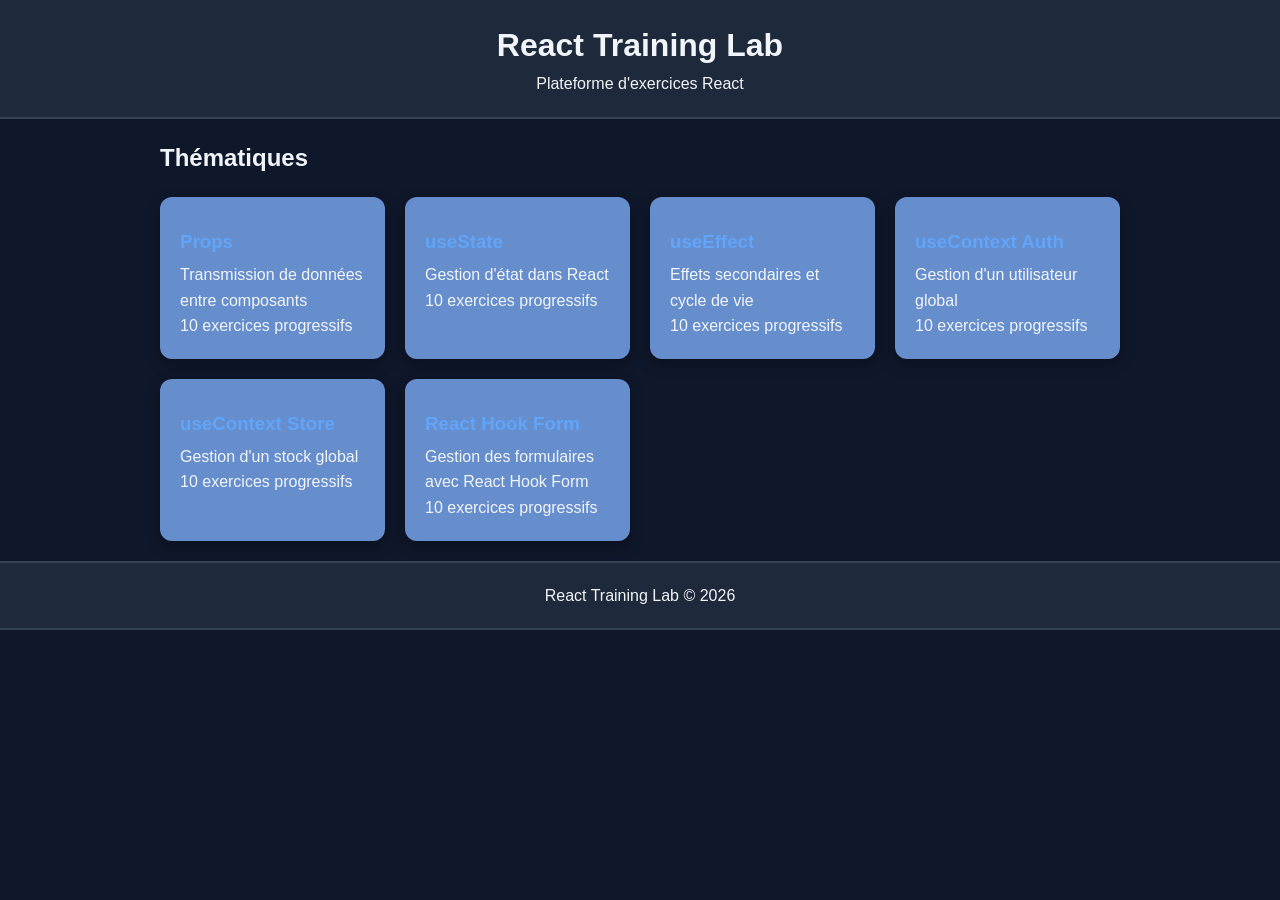
<file: index.html>
<!DOCTYPE html>
<html lang="fr">

<head>
<meta charset="UTF-8">
<title>React Training Lab</title>
<link rel="stylesheet" href="css/style.css">
</head>

<body>

<header>
  <h1>React Training Lab</h1>
  <p>Plateforme d'exercices React</p>
</header>

<main class="container">

<h2>Thématiques</h2>

<div class="grid">

<!-- Card Props -->
<a href="props.html" class="card">
  <h3>Props</h3>
  <p>Transmission de données entre composants</p>
  <p>10 exercices progressifs</p>
</a>

<!-- Card useState -->
<a href="usestate.html" class="card">
  <h3>useState</h3>
  <p>Gestion d'état dans React</p>
  <p>10 exercices progressifs</p>
</a>

<!-- Card useEffect -->
<a href="useeffect.html" class="card">
  <h3>useEffect</h3>
  <p>Effets secondaires et cycle de vie</p>
  <p>10 exercices progressifs</p>
</a>

<!-- Card useContext Auth -->
<a href="context-auth.html" class="card">
  <h3>useContext Auth</h3>
  <p>Gestion d'un utilisateur global</p>
  <p>10 exercices progressifs</p>
</a>

<!-- Card useContext Store -->
<a href="context-store.html" class="card">
  <h3>useContext Store</h3>
  <p>Gestion d'un stock global</p>
  <p>10 exercices progressifs</p>
</a>

<!-- Card React Hook Form -->
<a href="react-hook-form.html" class="card">
  <h3>React Hook Form</h3>
  <p>Gestion des formulaires avec React Hook Form</p>
  <p>10 exercices progressifs</p>
</a>
</div>

</main>

<footer>
  <p>React Training Lab © 2026</p>
</footer>

</body>

</html>
</file>
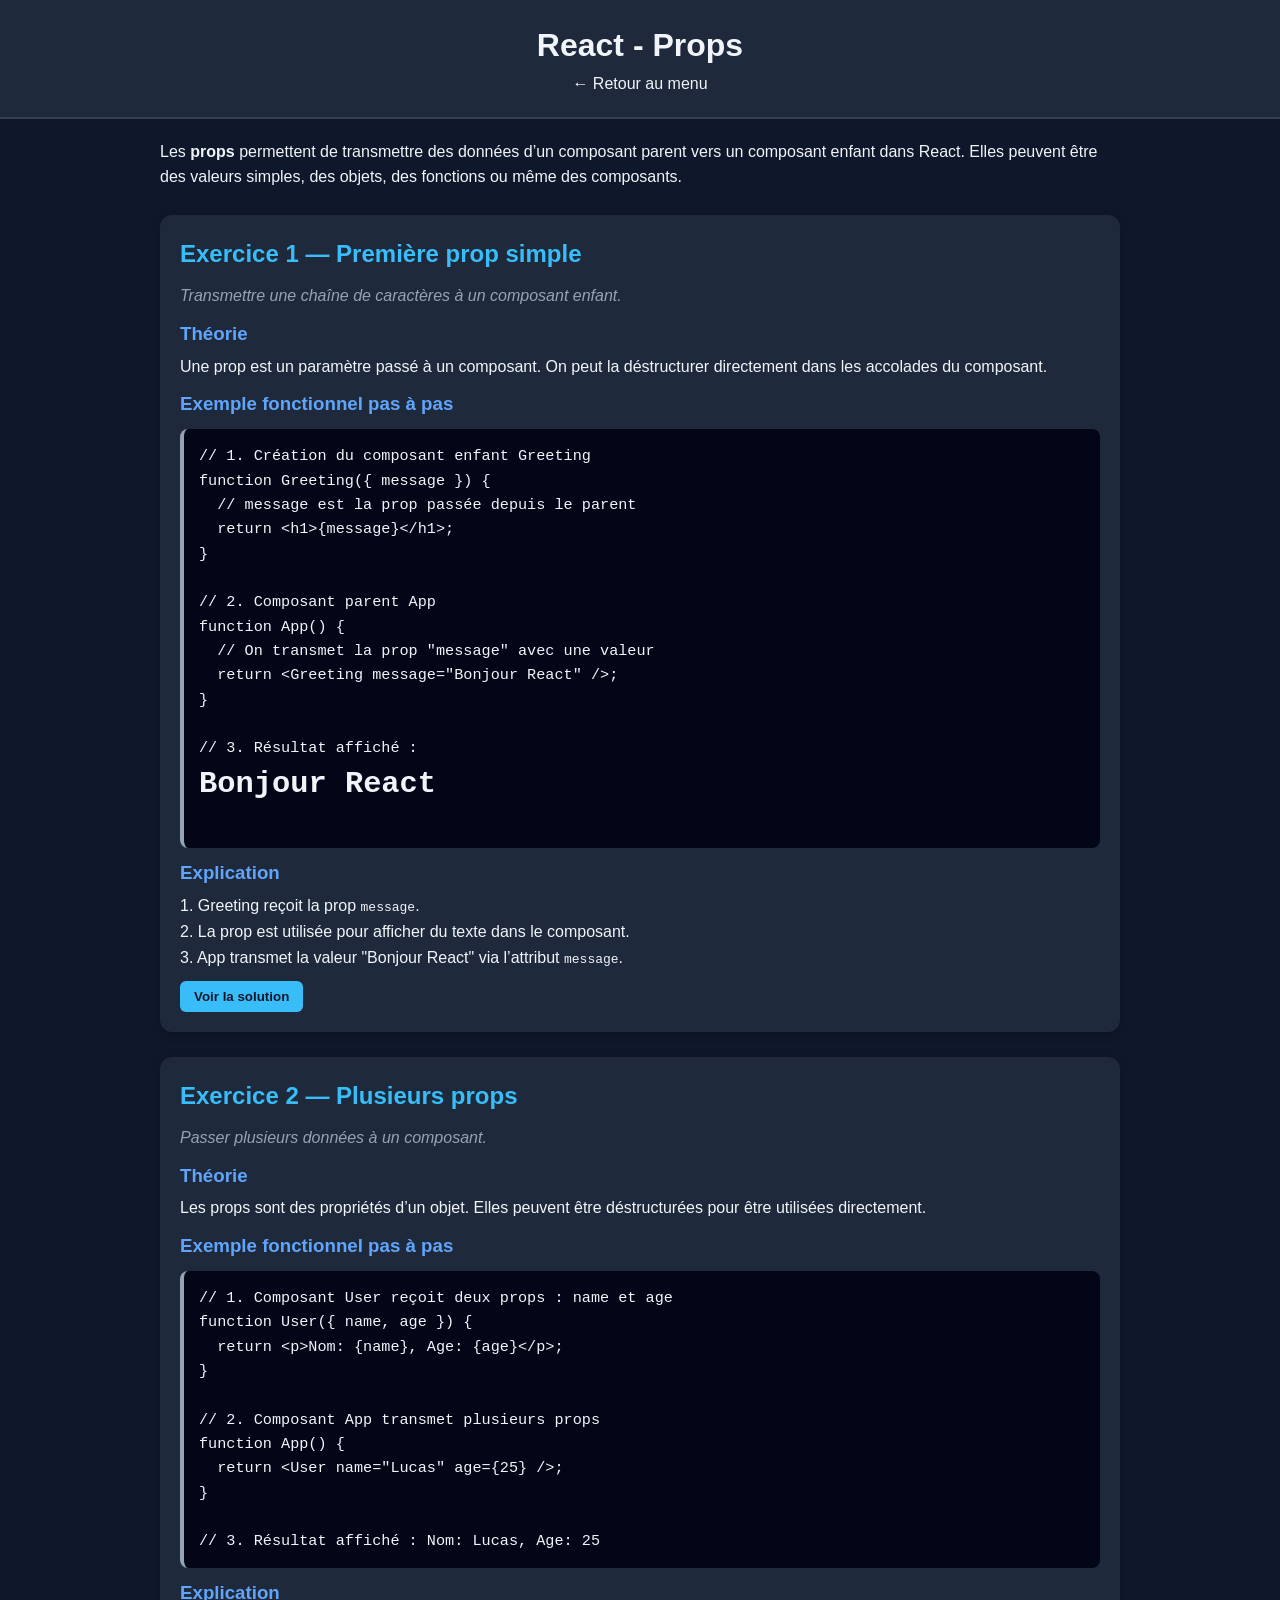
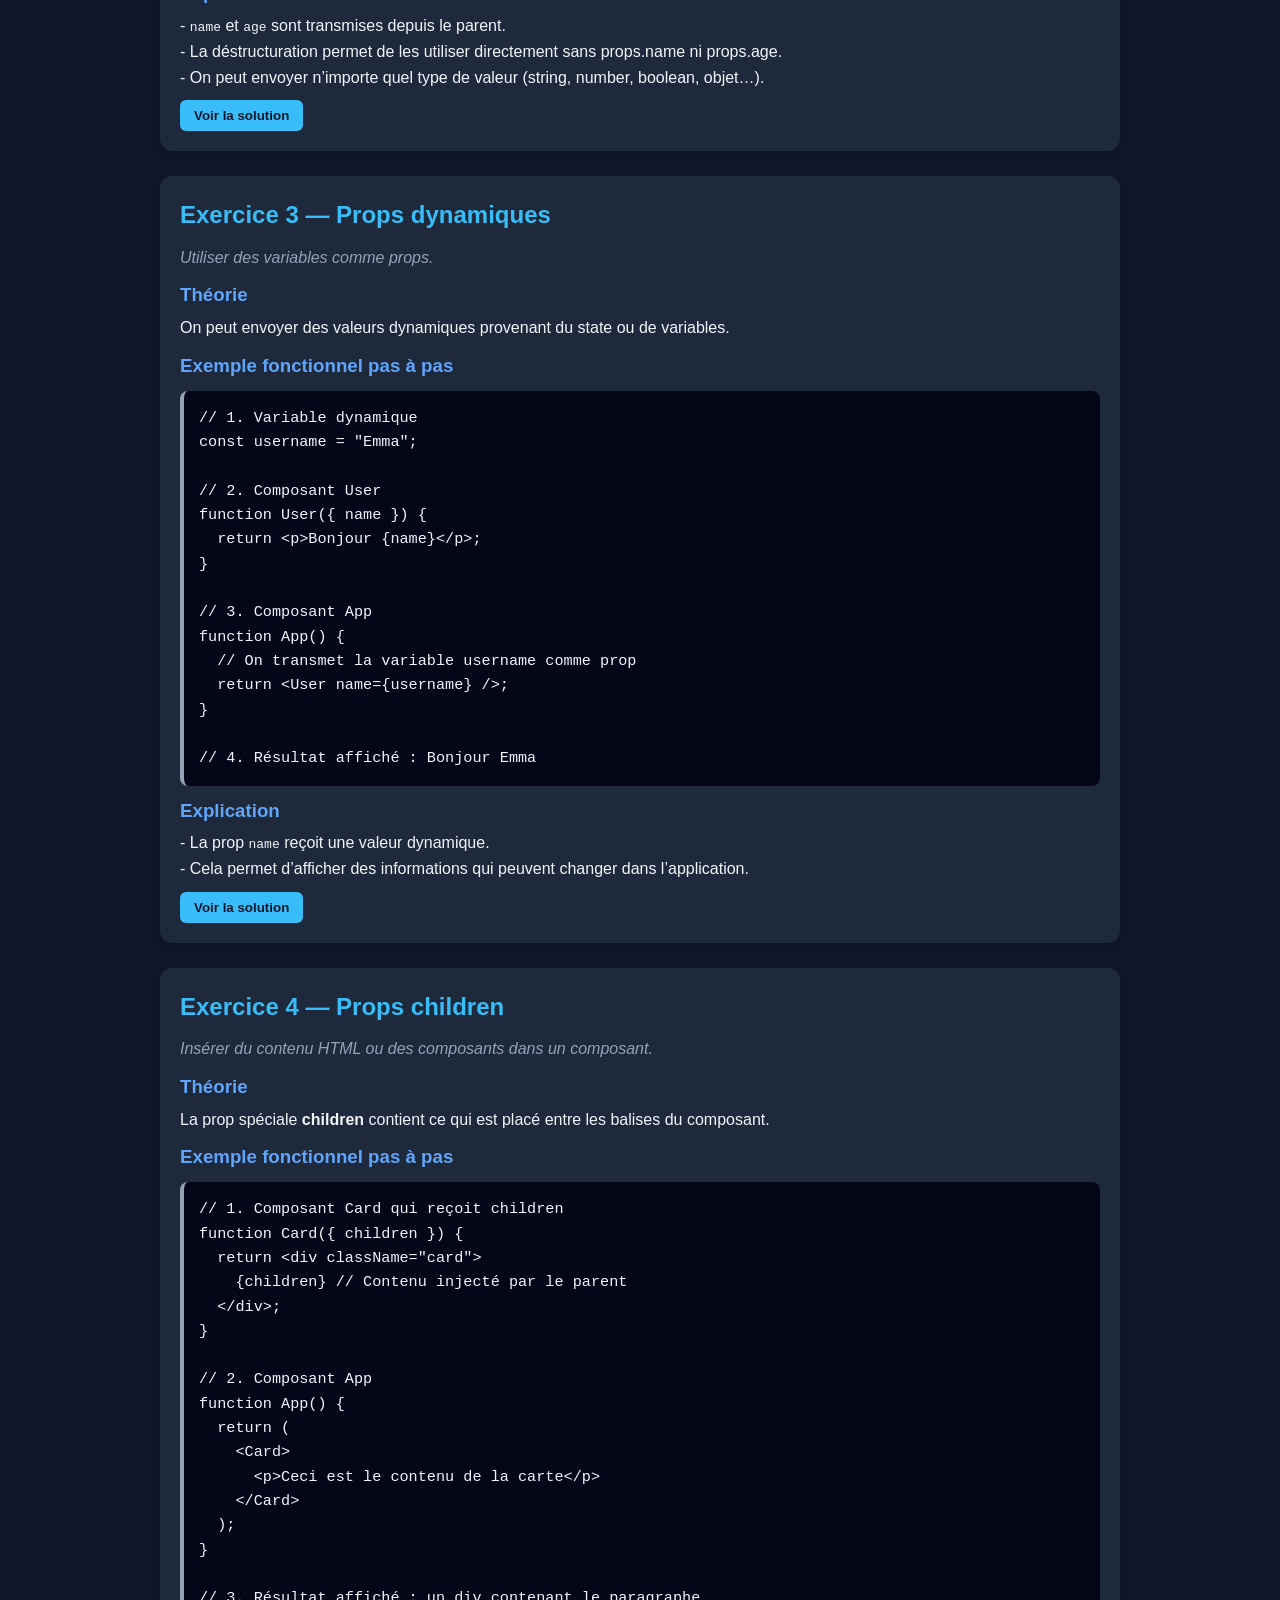
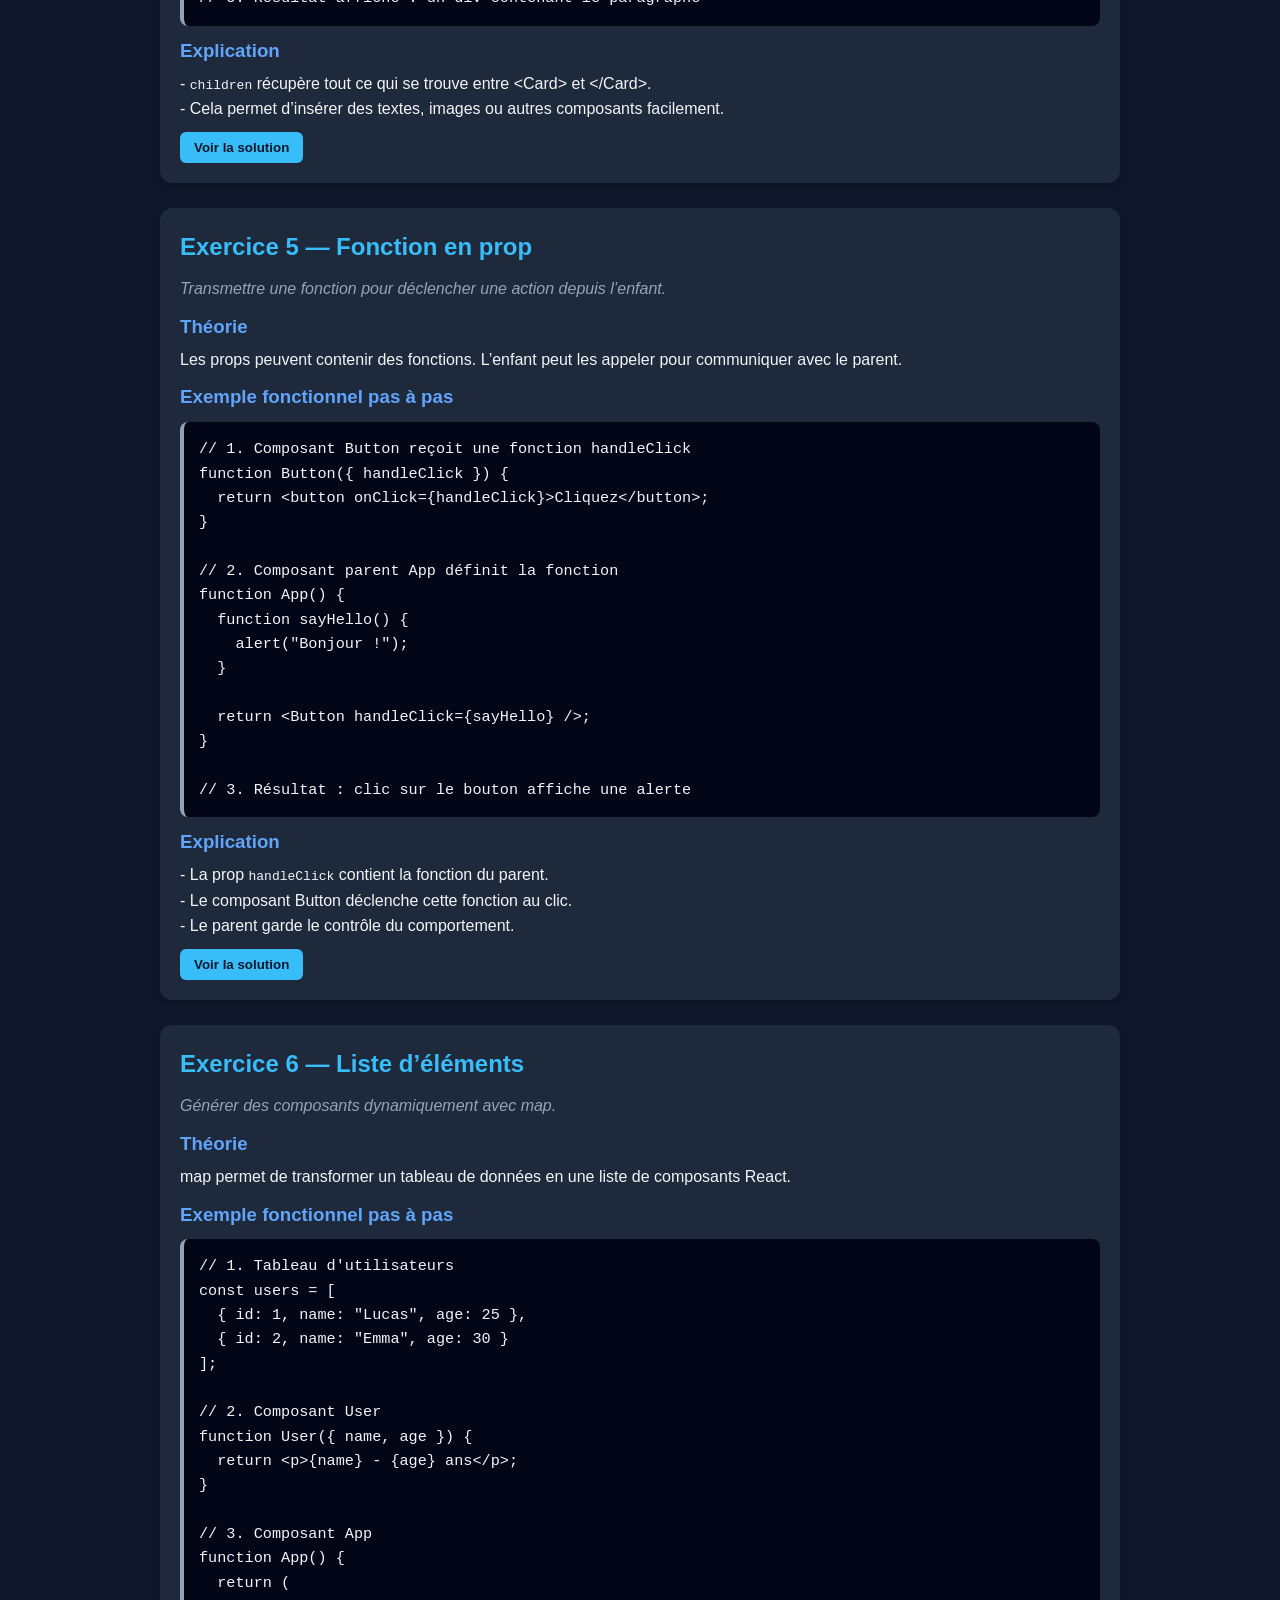
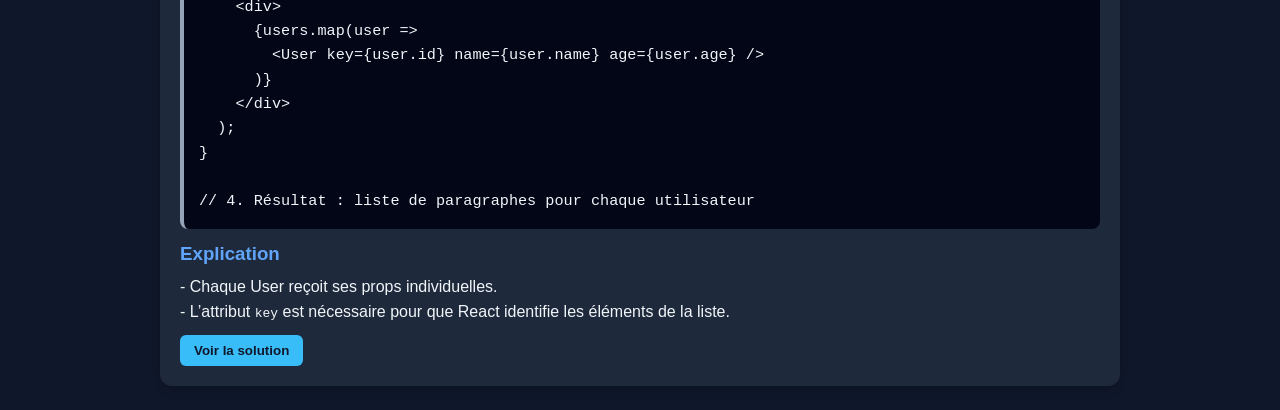
<file: props.html>
<!DOCTYPE html>
<html lang="fr">

<head>
<meta charset="UTF-8">
<title>React Props - Cours Pas à Pas</title>
<link rel="stylesheet" href="css/style.css">
<script defer src="js/course.js"></script>
</head>

<body>

<header>
  <h1>React - Props</h1>
  <a href="index.html">← Retour au menu</a>
</header>

<main class="container">

<p>
Les <strong>props</strong> permettent de transmettre des données d’un composant parent vers un composant enfant dans React. 
Elles peuvent être des valeurs simples, des objets, des fonctions ou même des composants.
</p>

<!-- EXERCICE 1 -->
<div class="exercise">
<h2>Exercice 1 — Première prop simple</h2>
<p class="explication">Transmettre une chaîne de caractères à un composant enfant.</p>

<h3>Théorie</h3>
<p>Une prop est un paramètre passé à un composant. On peut la déstructurer directement dans les accolades du composant.</p>

<h3>Exemple fonctionnel pas à pas</h3>
<pre class="code-example">
// 1. Création du composant enfant Greeting
function Greeting({ message }) {
  // message est la prop passée depuis le parent
  return &lt;h1&gt;{message}&lt;/h1&gt;;
}

// 2. Composant parent App
function App() {
  // On transmet la prop "message" avec une valeur
  return &lt;Greeting message="Bonjour React" /&gt;;
}

// 3. Résultat affiché : <h1>Bonjour React</h1>
</pre>

<h3>Explication</h3>
<p>
1. Greeting reçoit la prop <code>message</code>.<br>
2. La prop est utilisée pour afficher du texte dans le composant.<br>
3. App transmet la valeur "Bonjour React" via l’attribut <code>message</code>.
</p>

<button onclick="toggleSolution(this)">Voir la solution</button>
<pre class="solution">
&lt;Greeting message="Bonjour React" /&gt;
</pre>
</div>

<!-- EXERCICE 2 -->
<div class="exercise">
<h2>Exercice 2 — Plusieurs props</h2>
<p class="explication">Passer plusieurs données à un composant.</p>

<h3>Théorie</h3>
<p>Les props sont des propriétés d’un objet. Elles peuvent être déstructurées pour être utilisées directement.</p>

<h3>Exemple fonctionnel pas à pas</h3>
<pre class="code-example">
// 1. Composant User reçoit deux props : name et age
function User({ name, age }) {
  return &lt;p&gt;Nom: {name}, Age: {age}&lt;/p&gt;;
}

// 2. Composant App transmet plusieurs props
function App() {
  return &lt;User name="Lucas" age={25} /&gt;;
}

// 3. Résultat affiché : Nom: Lucas, Age: 25
</pre>

<h3>Explication</h3>
<p>
- <code>name</code> et <code>age</code> sont transmises depuis le parent.<br>
- La déstructuration permet de les utiliser directement sans props.name ni props.age.<br>
- On peut envoyer n’importe quel type de valeur (string, number, boolean, objet…).
</p>

<button onclick="toggleSolution(this)">Voir la solution</button>
<pre class="solution">
&lt;User name="Lucas" age={25} /&gt;
</pre>
</div>

<!-- EXERCICE 3 -->
<div class="exercise">
<h2>Exercice 3 — Props dynamiques</h2>
<p class="explication">Utiliser des variables comme props.</p>

<h3>Théorie</h3>
<p>On peut envoyer des valeurs dynamiques provenant du state ou de variables.</p>

<h3>Exemple fonctionnel pas à pas</h3>
<pre class="code-example">
// 1. Variable dynamique
const username = "Emma";

// 2. Composant User
function User({ name }) {
  return &lt;p&gt;Bonjour {name}&lt;/p&gt;;
}

// 3. Composant App
function App() {
  // On transmet la variable username comme prop
  return &lt;User name={username} /&gt;;
}

// 4. Résultat affiché : Bonjour Emma
</pre>

<h3>Explication</h3>
<p>
- La prop <code>name</code> reçoit une valeur dynamique.<br>
- Cela permet d’afficher des informations qui peuvent changer dans l’application.
</p>

<button onclick="toggleSolution(this)">Voir la solution</button>
<pre class="solution">
&lt;User name={username} /&gt;
</pre>
</div>

<!-- EXERCICE 4 -->
<div class="exercise">
<h2>Exercice 4 — Props children</h2>
<p class="explication">Insérer du contenu HTML ou des composants dans un composant.</p>

<h3>Théorie</h3>
<p>La prop spéciale <strong>children</strong> contient ce qui est placé entre les balises du composant.</p>

<h3>Exemple fonctionnel pas à pas</h3>
<pre class="code-example">
// 1. Composant Card qui reçoit children
function Card({ children }) {
  return &lt;div className="card"&gt;
    {children} // Contenu injecté par le parent
  &lt;/div&gt;;
}

// 2. Composant App
function App() {
  return (
    &lt;Card&gt;
      &lt;p&gt;Ceci est le contenu de la carte&lt;/p&gt;
    &lt;/Card&gt;
  );
}

// 3. Résultat affiché : un div contenant le paragraphe
</pre>

<h3>Explication</h3>
<p>
- <code>children</code> récupère tout ce qui se trouve entre &lt;Card&gt; et &lt;/Card&gt;.<br>
- Cela permet d’insérer des textes, images ou autres composants facilement.
</p>

<button onclick="toggleSolution(this)">Voir la solution</button>
<pre class="solution">
&lt;Card&gt;&lt;p&gt;Ceci est le contenu&lt;/p&gt;&lt;/Card&gt;
</pre>
</div>

<!-- EXERCICE 5 -->
<div class="exercise">
<h2>Exercice 5 — Fonction en prop</h2>
<p class="explication">Transmettre une fonction pour déclencher une action depuis l’enfant.</p>

<h3>Théorie</h3>
<p>Les props peuvent contenir des fonctions. L’enfant peut les appeler pour communiquer avec le parent.</p>

<h3>Exemple fonctionnel pas à pas</h3>
<pre class="code-example">
// 1. Composant Button reçoit une fonction handleClick
function Button({ handleClick }) {
  return &lt;button onClick={handleClick}&gt;Cliquez&lt;/button&gt;;
}

// 2. Composant parent App définit la fonction
function App() {
  function sayHello() {
    alert("Bonjour !");
  }

  return &lt;Button handleClick={sayHello} /&gt;;
}

// 3. Résultat : clic sur le bouton affiche une alerte
</pre>

<h3>Explication</h3>
<p>
- La prop <code>handleClick</code> contient la fonction du parent.<br>
- Le composant Button déclenche cette fonction au clic.<br>
- Le parent garde le contrôle du comportement.
</p>

<button onclick="toggleSolution(this)">Voir la solution</button>
<pre class="solution">
&lt;Button handleClick={sayHello} /&gt;
</pre>
</div>

<!-- EXERCICE 6 -->
<div class="exercise">
<h2>Exercice 6 — Liste d’éléments</h2>
<p class="explication">Générer des composants dynamiquement avec map.</p>

<h3>Théorie</h3>
<p>map permet de transformer un tableau de données en une liste de composants React.</p>

<h3>Exemple fonctionnel pas à pas</h3>
<pre class="code-example">
// 1. Tableau d'utilisateurs
const users = [
  { id: 1, name: "Lucas", age: 25 },
  { id: 2, name: "Emma", age: 30 }
];

// 2. Composant User
function User({ name, age }) {
  return &lt;p&gt;{name} - {age} ans&lt;/p&gt;;
}

// 3. Composant App
function App() {
  return (
    &lt;div&gt;
      {users.map(user =&gt; 
        &lt;User key={user.id} name={user.name} age={user.age} /&gt;
      )}
    &lt;/div&gt;
  );
}

// 4. Résultat : liste de paragraphes pour chaque utilisateur
</pre>

<h3>Explication</h3>
<p>
- Chaque User reçoit ses props individuelles.<br>
- L’attribut <code>key</code> est nécessaire pour que React identifie les éléments de la liste.
</p>

<button onclick="toggleSolution(this)">Voir la solution</button>
<pre class="solution">
users.map(user =&gt; &lt;User key={user.id} name={user.name} age={user.age} /&gt;)
</pre>
</div>

<!-- Les autres exercices (7-10) peuvent suivre le même format détaillé -->

</main>
</body>
</html>
</file>
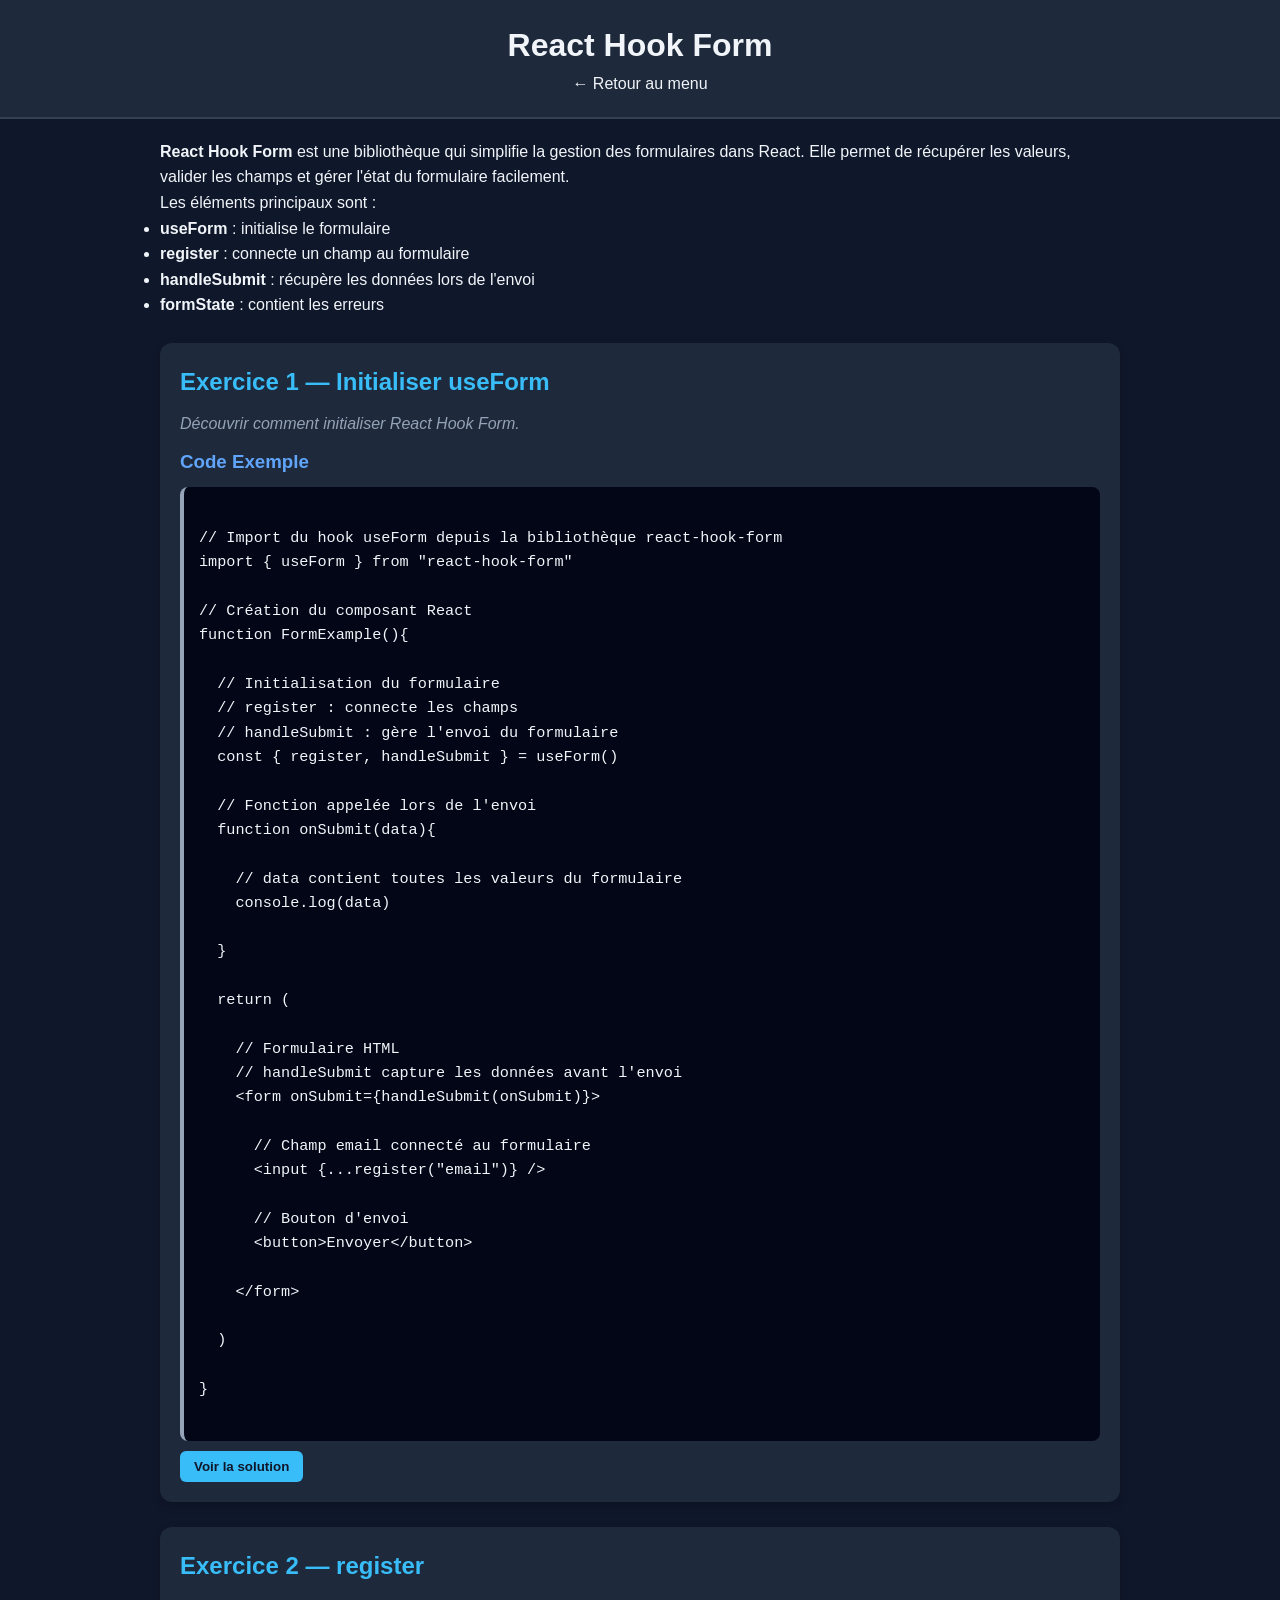
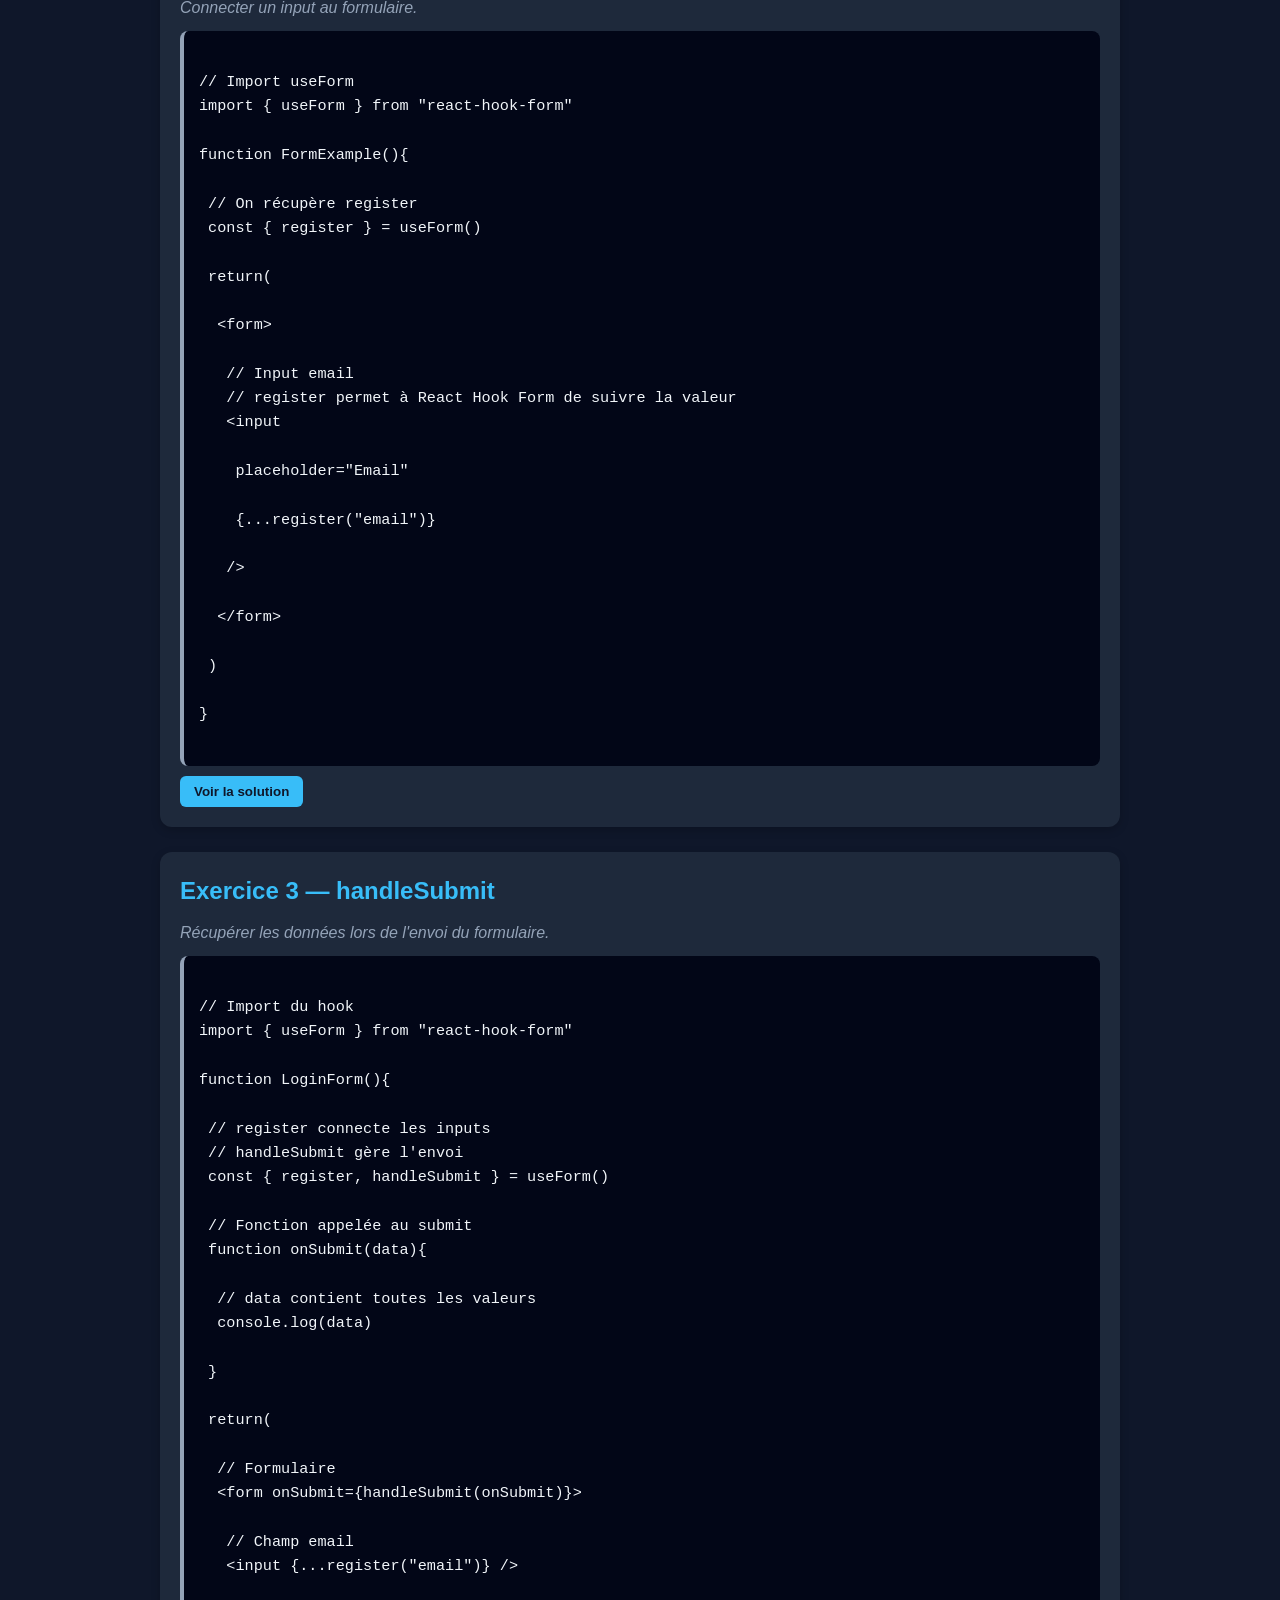
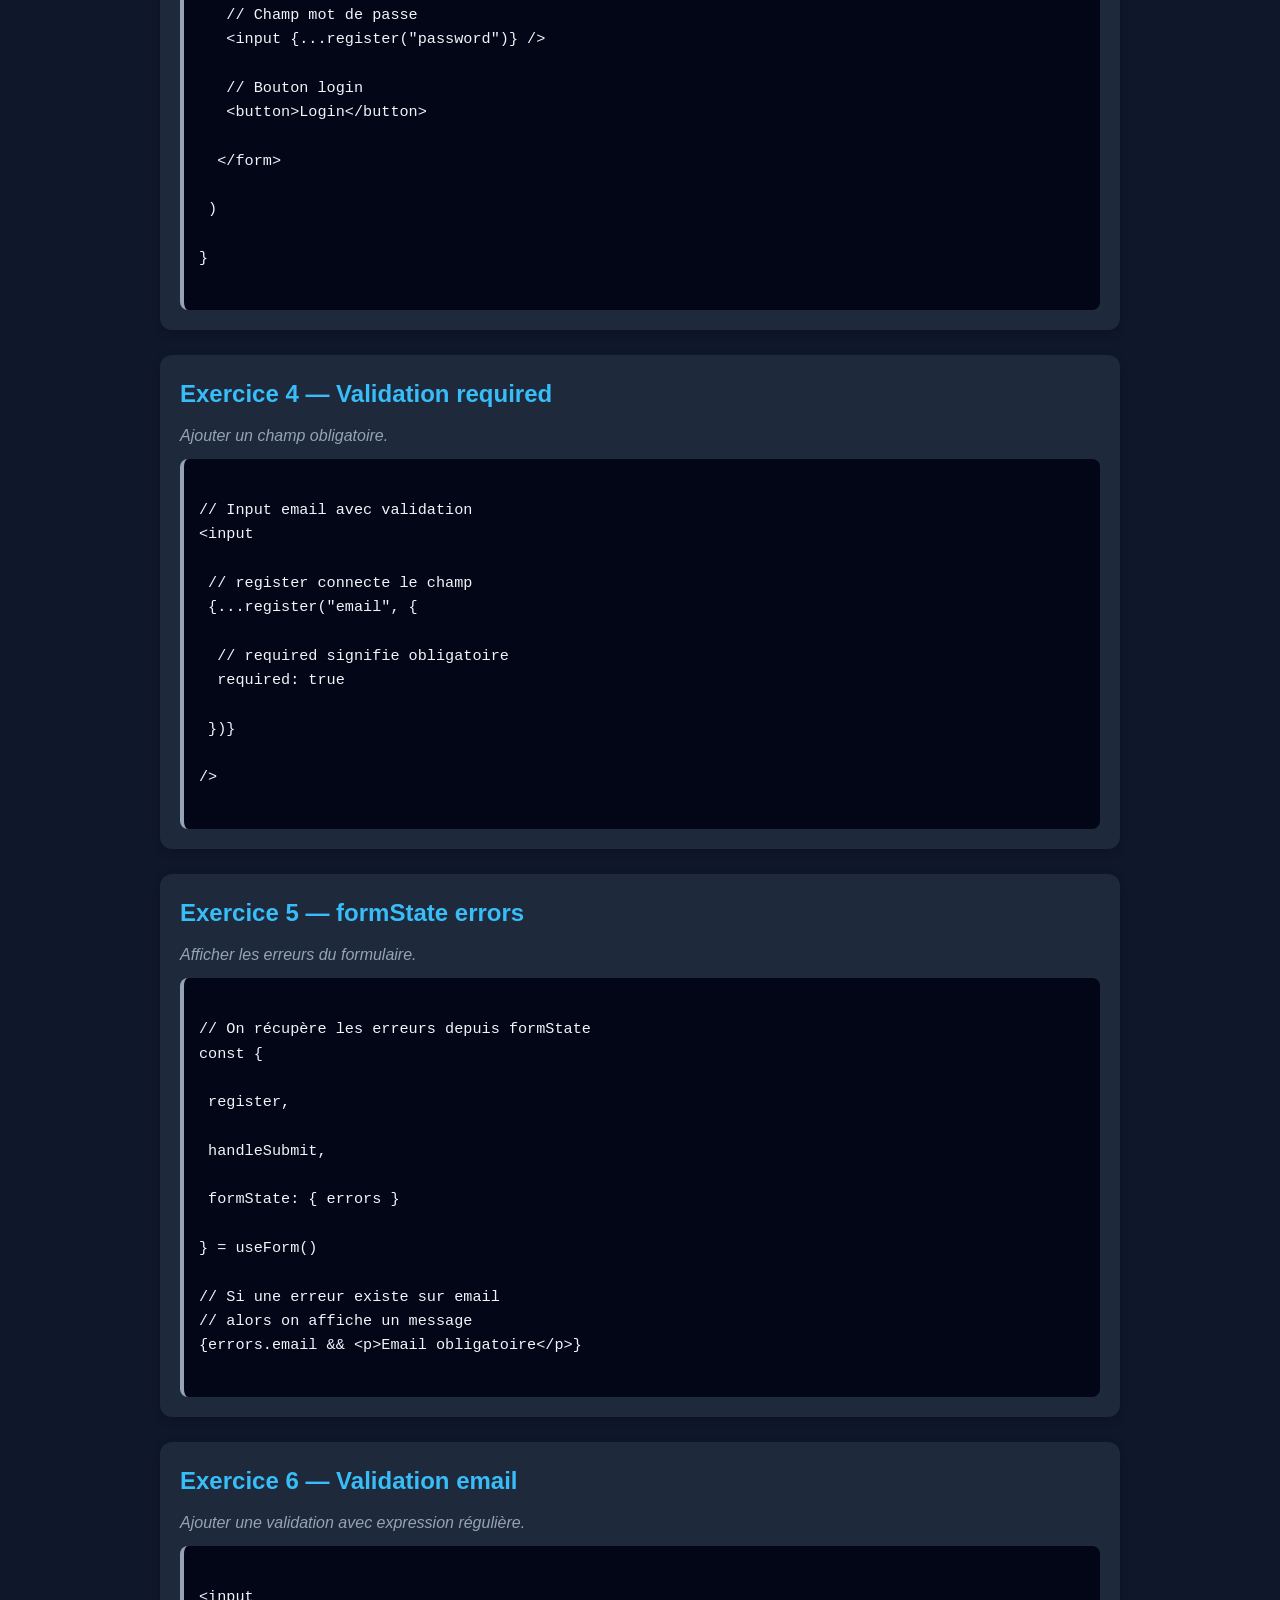
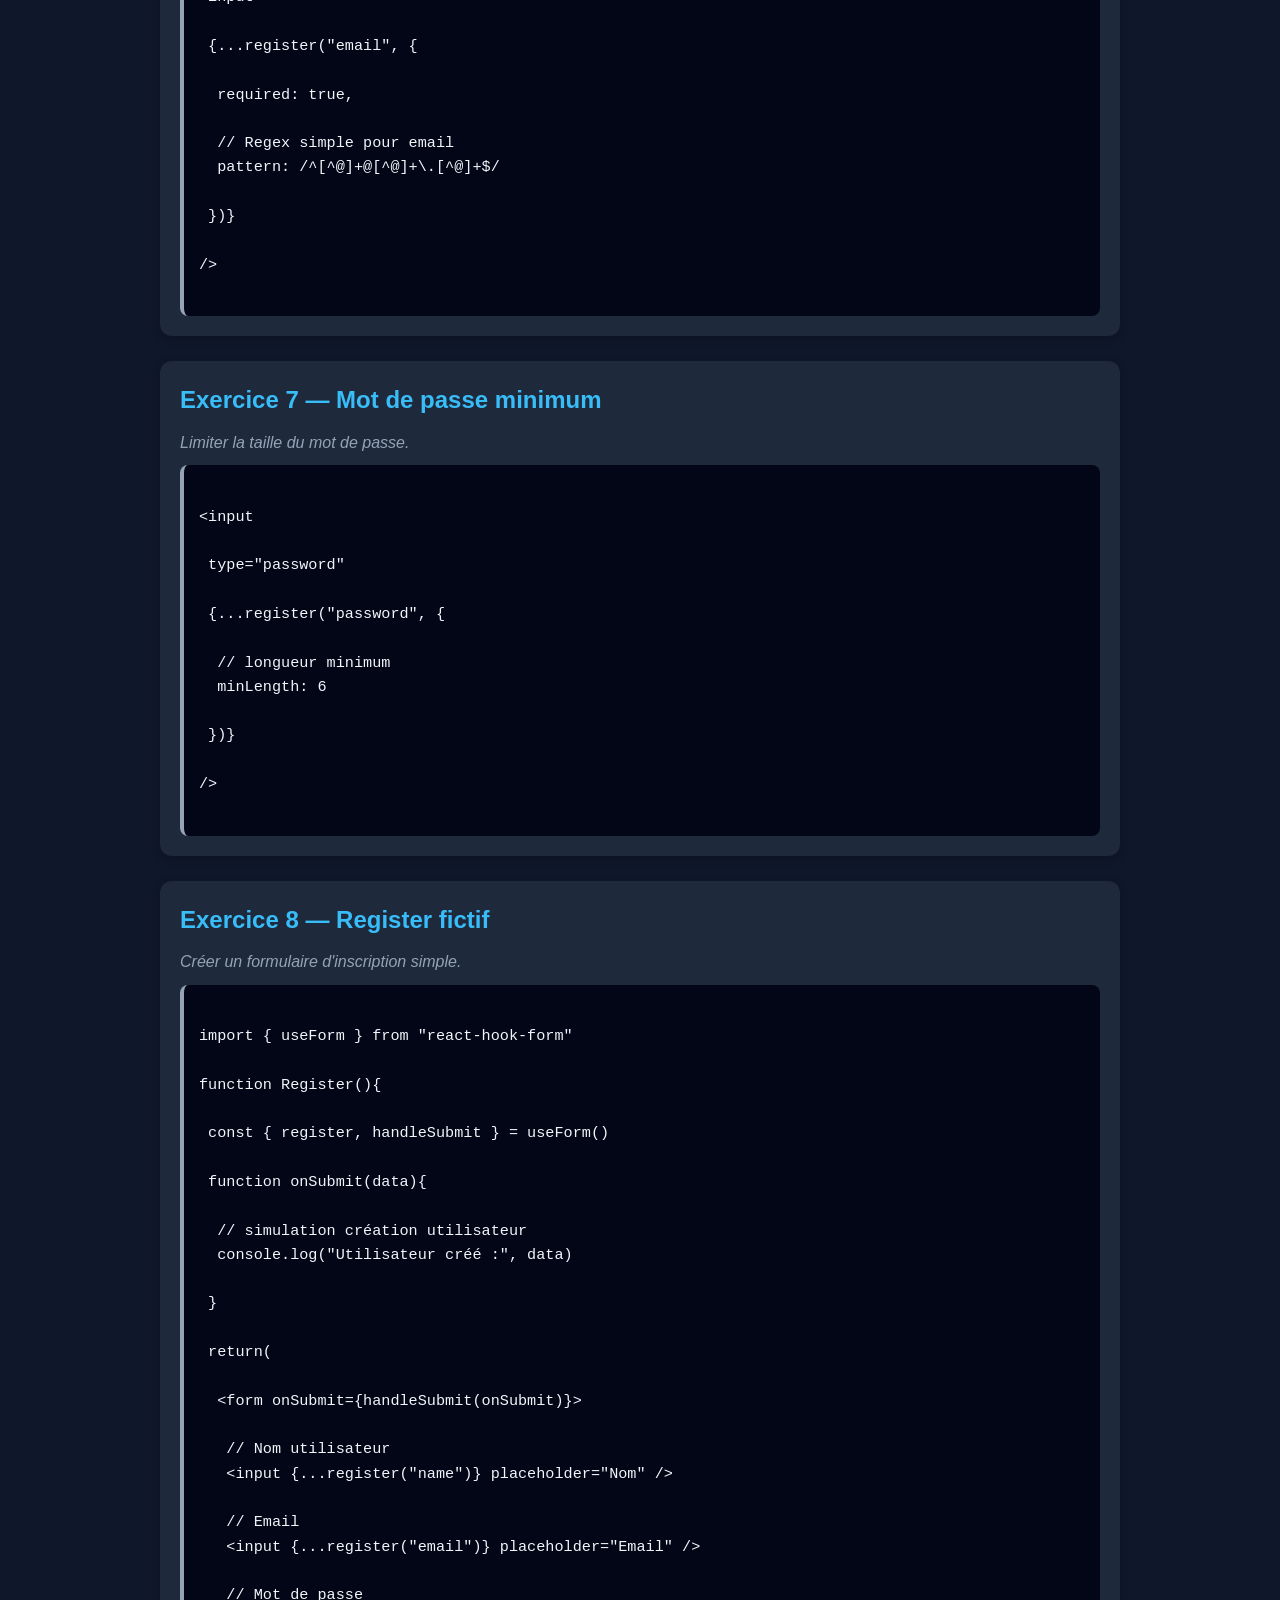
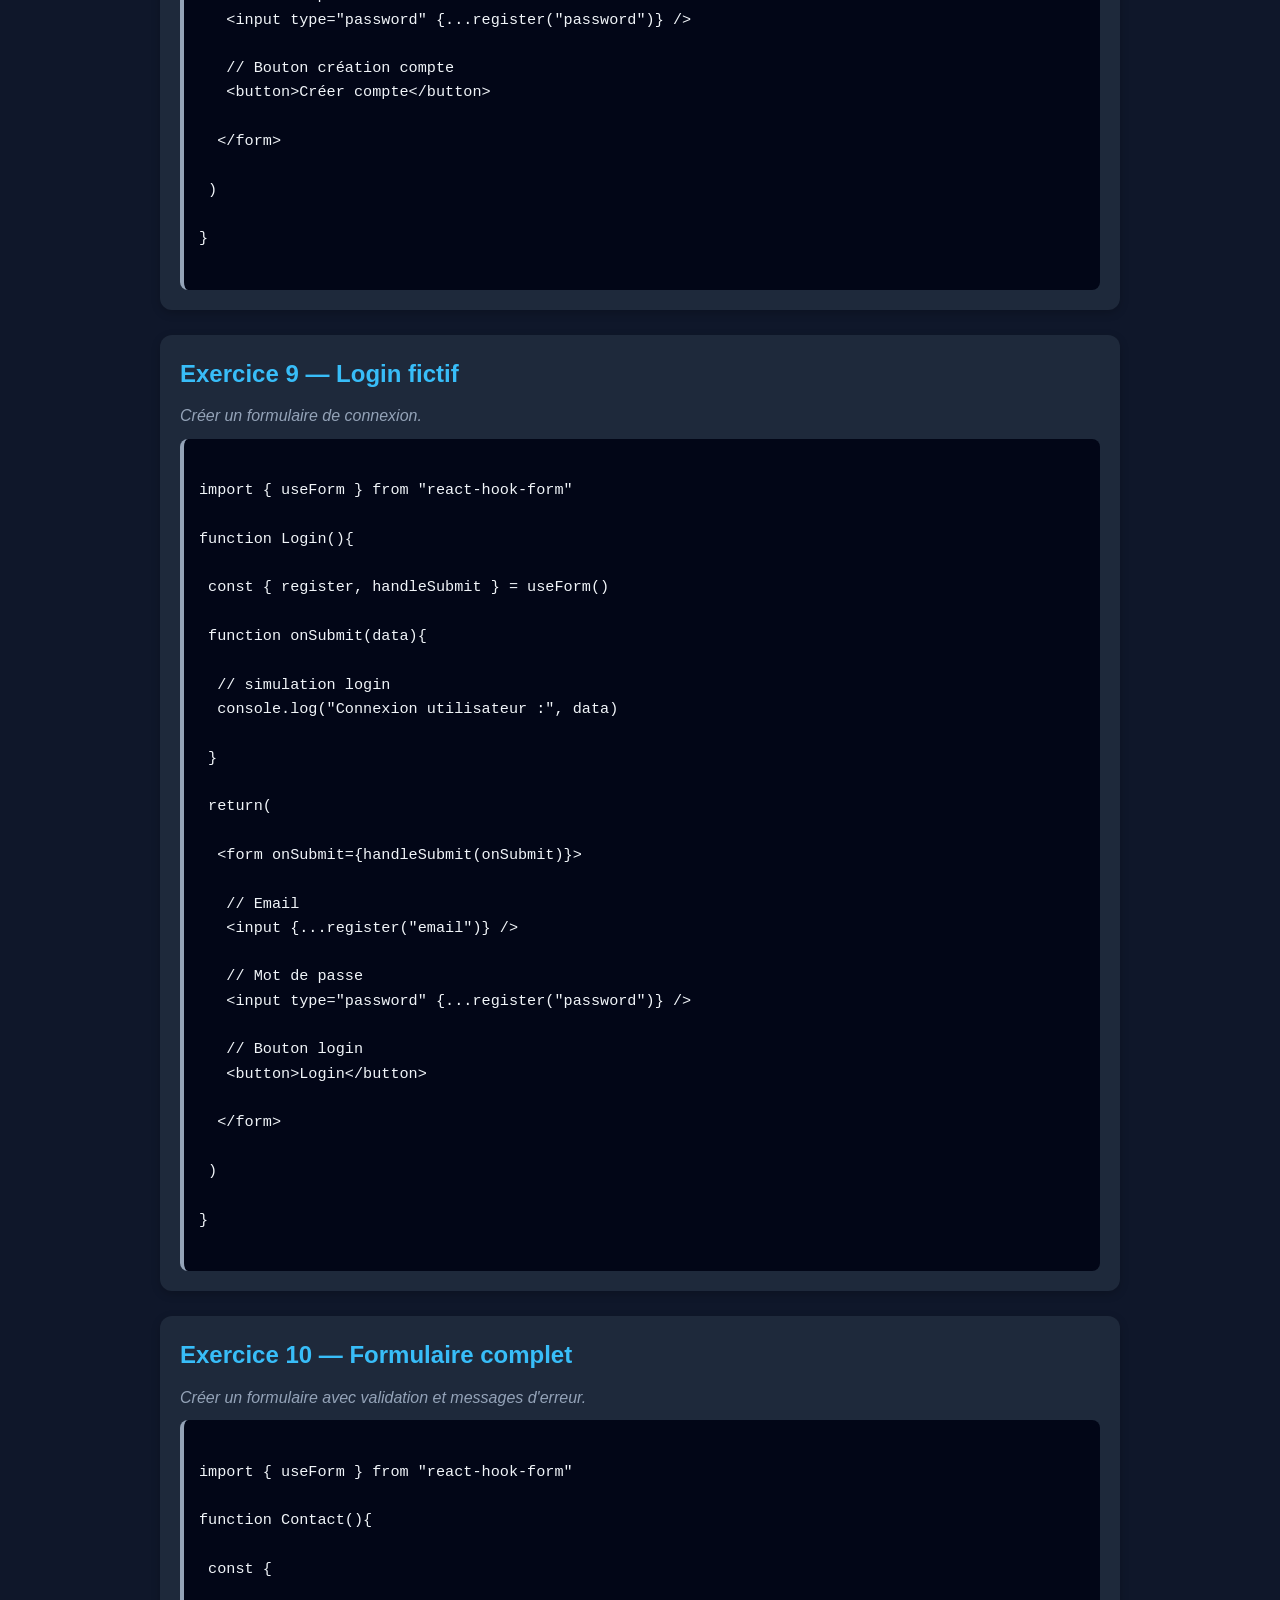
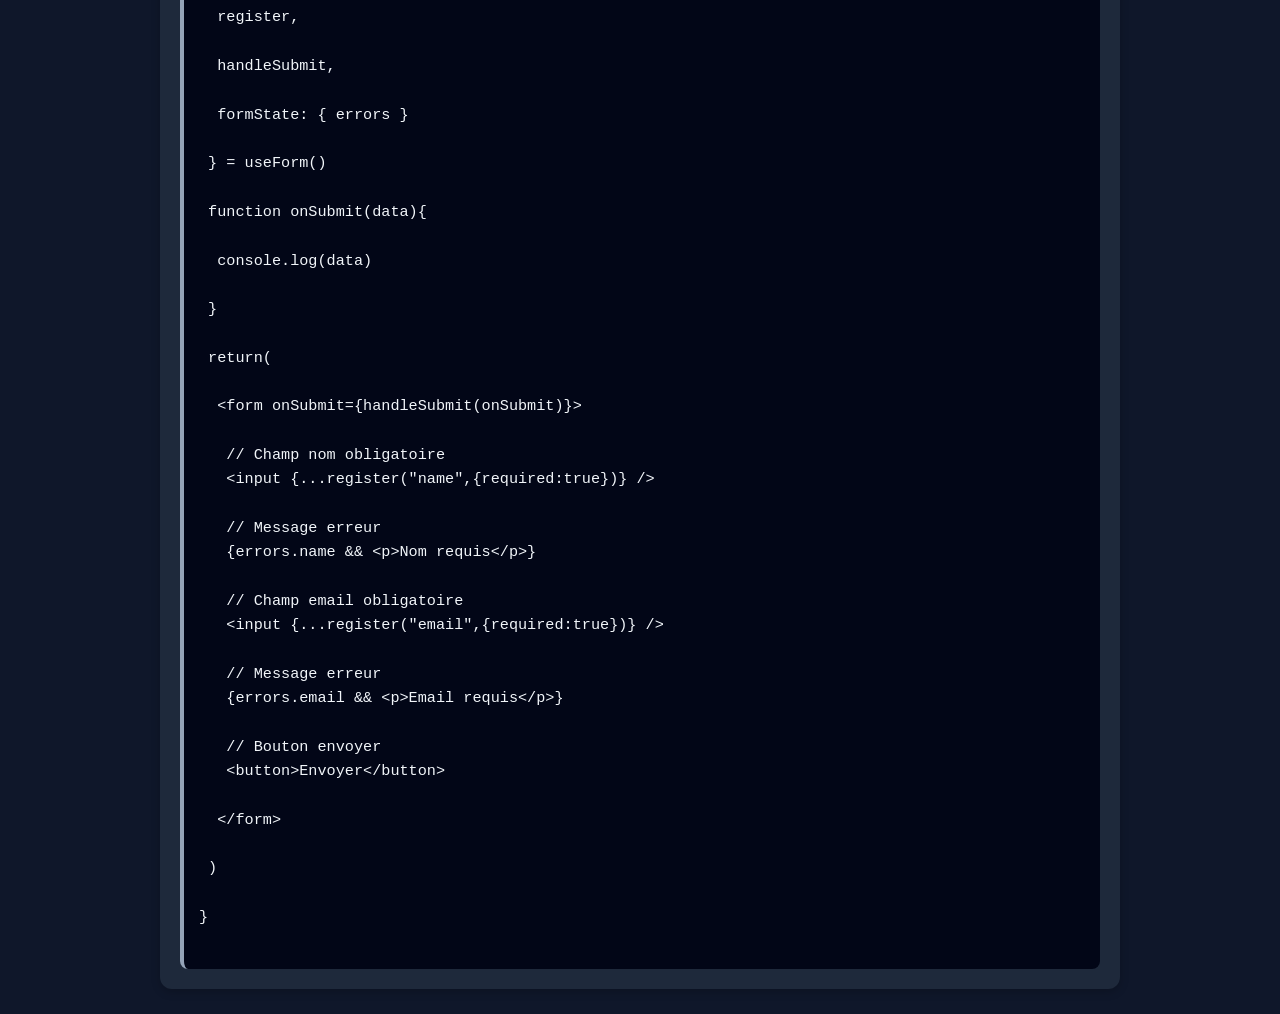
<file: react-hook-form.html>
<!DOCTYPE html>
<html lang="fr">

<head>

<meta charset="UTF-8">

<title>React Hook Form</title>

<link rel="stylesheet" href="css/style.css">

<script defer src="js/course.js"></script>

</head>


<body>

<header>

<h1>React Hook Form</h1>

<a href="index.html">← Retour au menu</a>

</header>


<main class="container">


<p>

<strong>React Hook Form</strong> est une bibliothèque qui simplifie la gestion des formulaires dans React.

Elle permet de récupérer les valeurs, valider les champs et gérer l'état du formulaire facilement.

</p>


<p>Les éléments principaux sont :</p>

<ul>

<li><strong>useForm</strong> : initialise le formulaire</li>

<li><strong>register</strong> : connecte un champ au formulaire</li>

<li><strong>handleSubmit</strong> : récupère les données lors de l'envoi</li>

<li><strong>formState</strong> : contient les erreurs</li>

</ul>



<!-- EXERCICE 1 -->

<div class="exercise">

<h2>Exercice 1 — Initialiser useForm</h2>

<p class="explication">

Découvrir comment initialiser React Hook Form.

</p>

<h3>Code Exemple</h3>

<pre class="code-example">

// Import du hook useForm depuis la bibliothèque react-hook-form
import { useForm } from "react-hook-form"

// Création du composant React
function FormExample(){

  // Initialisation du formulaire
  // register : connecte les champs
  // handleSubmit : gère l'envoi du formulaire
  const { register, handleSubmit } = useForm()

  // Fonction appelée lors de l'envoi
  function onSubmit(data){

    // data contient toutes les valeurs du formulaire
    console.log(data)

  }

  return (

    // Formulaire HTML
    // handleSubmit capture les données avant l'envoi
    &lt;form onSubmit={handleSubmit(onSubmit)}&gt;

      // Champ email connecté au formulaire
      &lt;input {...register("email")} /&gt;

      // Bouton d'envoi
      &lt;button&gt;Envoyer&lt;/button&gt;

    &lt;/form&gt;

  )

}

</pre>

<button onclick="toggleSolution(this)">Voir la solution</button>

<pre class="solution">

const { register, handleSubmit } = useForm()

</pre>

</div>



<!-- EXERCICE 2 -->

<div class="exercise">

<h2>Exercice 2 — register</h2>

<p class="explication">

Connecter un input au formulaire.

</p>

<pre class="code-example">

// Import useForm
import { useForm } from "react-hook-form"

function FormExample(){

 // On récupère register
 const { register } = useForm()

 return(

  &lt;form&gt;

   // Input email
   // register permet à React Hook Form de suivre la valeur
   &lt;input

    placeholder="Email"

    {...register("email")}

   /&gt;

  &lt;/form&gt;

 )

}

</pre>

<button onclick="toggleSolution(this)">Voir la solution</button>

<pre class="solution">

{...register("email")}

</pre>

</div>



<!-- EXERCICE 3 -->

<div class="exercise">

<h2>Exercice 3 — handleSubmit</h2>

<p class="explication">

Récupérer les données lors de l'envoi du formulaire.

</p>

<pre class="code-example">

// Import du hook
import { useForm } from "react-hook-form"

function LoginForm(){

 // register connecte les inputs
 // handleSubmit gère l'envoi
 const { register, handleSubmit } = useForm()

 // Fonction appelée au submit
 function onSubmit(data){

  // data contient toutes les valeurs
  console.log(data)

 }

 return(

  // Formulaire
  &lt;form onSubmit={handleSubmit(onSubmit)}&gt;

   // Champ email
   &lt;input {...register("email")} /&gt;

   // Champ mot de passe
   &lt;input {...register("password")} /&gt;

   // Bouton login
   &lt;button&gt;Login&lt;/button&gt;

  &lt;/form&gt;

 )

}

</pre>

</div>



<!-- EXERCICE 4 -->

<div class="exercise">

<h2>Exercice 4 — Validation required</h2>

<p class="explication">

Ajouter un champ obligatoire.

</p>

<pre class="code-example">

// Input email avec validation
&lt;input

 // register connecte le champ
 {...register("email", {

  // required signifie obligatoire
  required: true

 })}

/&gt;

</pre>

</div>



<!-- EXERCICE 5 -->

<div class="exercise">

<h2>Exercice 5 — formState errors</h2>

<p class="explication">

Afficher les erreurs du formulaire.

</p>

<pre class="code-example">

// On récupère les erreurs depuis formState
const {

 register,

 handleSubmit,

 formState: { errors }

} = useForm()

// Si une erreur existe sur email
// alors on affiche un message
{errors.email && &lt;p&gt;Email obligatoire&lt;/p&gt;}

</pre>

</div>



<!-- EXERCICE 6 -->

<div class="exercise">

<h2>Exercice 6 — Validation email</h2>

<p class="explication">

Ajouter une validation avec expression régulière.

</p>

<pre class="code-example">

&lt;input

 {...register("email", {

  required: true,

  // Regex simple pour email
  pattern: /^[^@]+@[^@]+\.[^@]+$/

 })}

/&gt;

</pre>

</div>



<!-- EXERCICE 7 -->

<div class="exercise">

<h2>Exercice 7 — Mot de passe minimum</h2>

<p class="explication">

Limiter la taille du mot de passe.

</p>

<pre class="code-example">

&lt;input

 type="password"

 {...register("password", {

  // longueur minimum
  minLength: 6

 })}

/&gt;

</pre>

</div>



<!-- EXERCICE 8 -->

<div class="exercise">

<h2>Exercice 8 — Register fictif</h2>

<p class="explication">

Créer un formulaire d'inscription simple.

</p>

<pre class="code-example">

import { useForm } from "react-hook-form"

function Register(){

 const { register, handleSubmit } = useForm()

 function onSubmit(data){

  // simulation création utilisateur
  console.log("Utilisateur créé :", data)

 }

 return(

  &lt;form onSubmit={handleSubmit(onSubmit)}&gt;

   // Nom utilisateur
   &lt;input {...register("name")} placeholder="Nom" /&gt;

   // Email
   &lt;input {...register("email")} placeholder="Email" /&gt;

   // Mot de passe
   &lt;input type="password" {...register("password")} /&gt;

   // Bouton création compte
   &lt;button&gt;Créer compte&lt;/button&gt;

  &lt;/form&gt;

 )

}

</pre>

</div>



<!-- EXERCICE 9 -->

<div class="exercise">

<h2>Exercice 9 — Login fictif</h2>

<p class="explication">

Créer un formulaire de connexion.

</p>

<pre class="code-example">

import { useForm } from "react-hook-form"

function Login(){

 const { register, handleSubmit } = useForm()

 function onSubmit(data){

  // simulation login
  console.log("Connexion utilisateur :", data)

 }

 return(

  &lt;form onSubmit={handleSubmit(onSubmit)}&gt;

   // Email
   &lt;input {...register("email")} /&gt;

   // Mot de passe
   &lt;input type="password" {...register("password")} /&gt;

   // Bouton login
   &lt;button&gt;Login&lt;/button&gt;

  &lt;/form&gt;

 )

}

</pre>

</div>



<!-- EXERCICE 10 -->

<div class="exercise">

<h2>Exercice 10 — Formulaire complet</h2>

<p class="explication">

Créer un formulaire avec validation et messages d'erreur.

</p>

<pre class="code-example">

import { useForm } from "react-hook-form"

function Contact(){

 const {

  register,

  handleSubmit,

  formState: { errors }

 } = useForm()

 function onSubmit(data){

  console.log(data)

 }

 return(

  &lt;form onSubmit={handleSubmit(onSubmit)}&gt;

   // Champ nom obligatoire
   &lt;input {...register("name",{required:true})} /&gt;

   // Message erreur
   {errors.name && &lt;p&gt;Nom requis&lt;/p&gt;}

   // Champ email obligatoire
   &lt;input {...register("email",{required:true})} /&gt;

   // Message erreur
   {errors.email && &lt;p&gt;Email requis&lt;/p&gt;}

   // Bouton envoyer
   &lt;button&gt;Envoyer&lt;/button&gt;

  &lt;/form&gt;

 )

}

</pre>

</div>


</main>

</body>

</html>
</file>
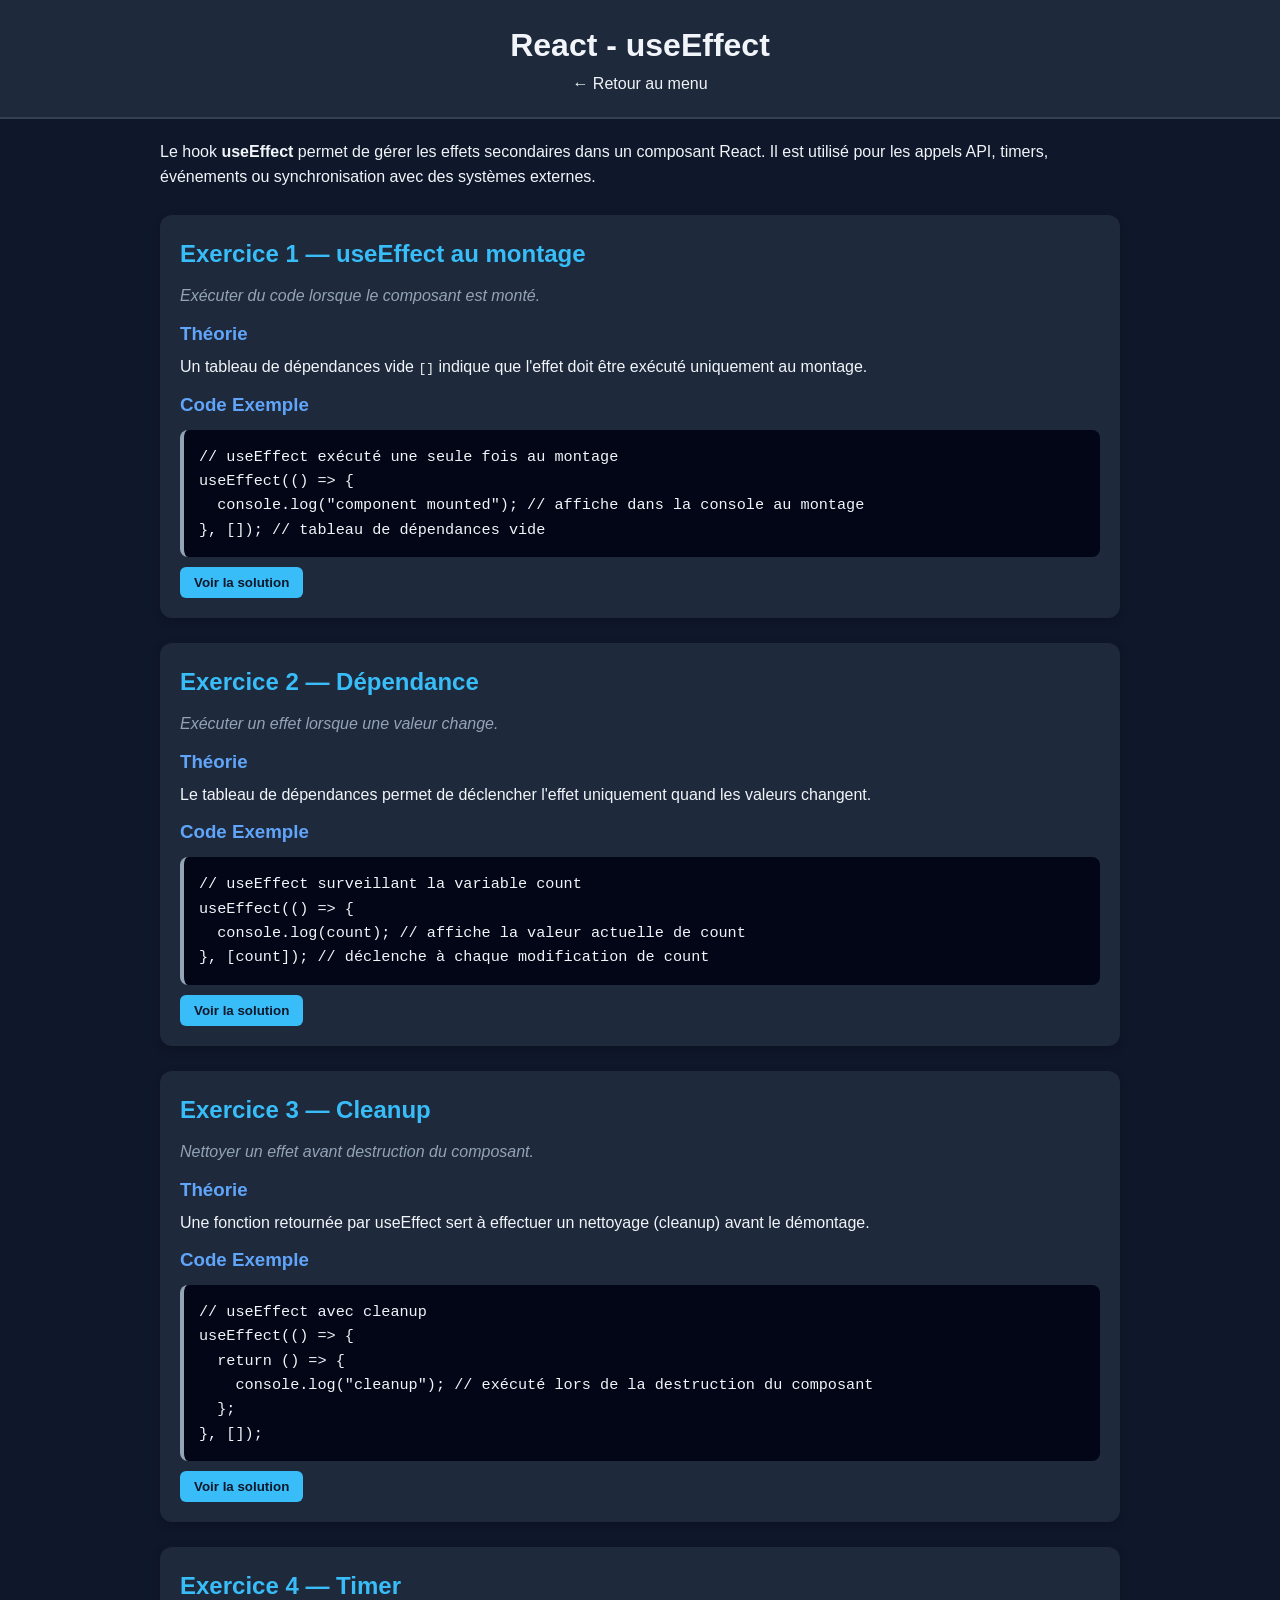
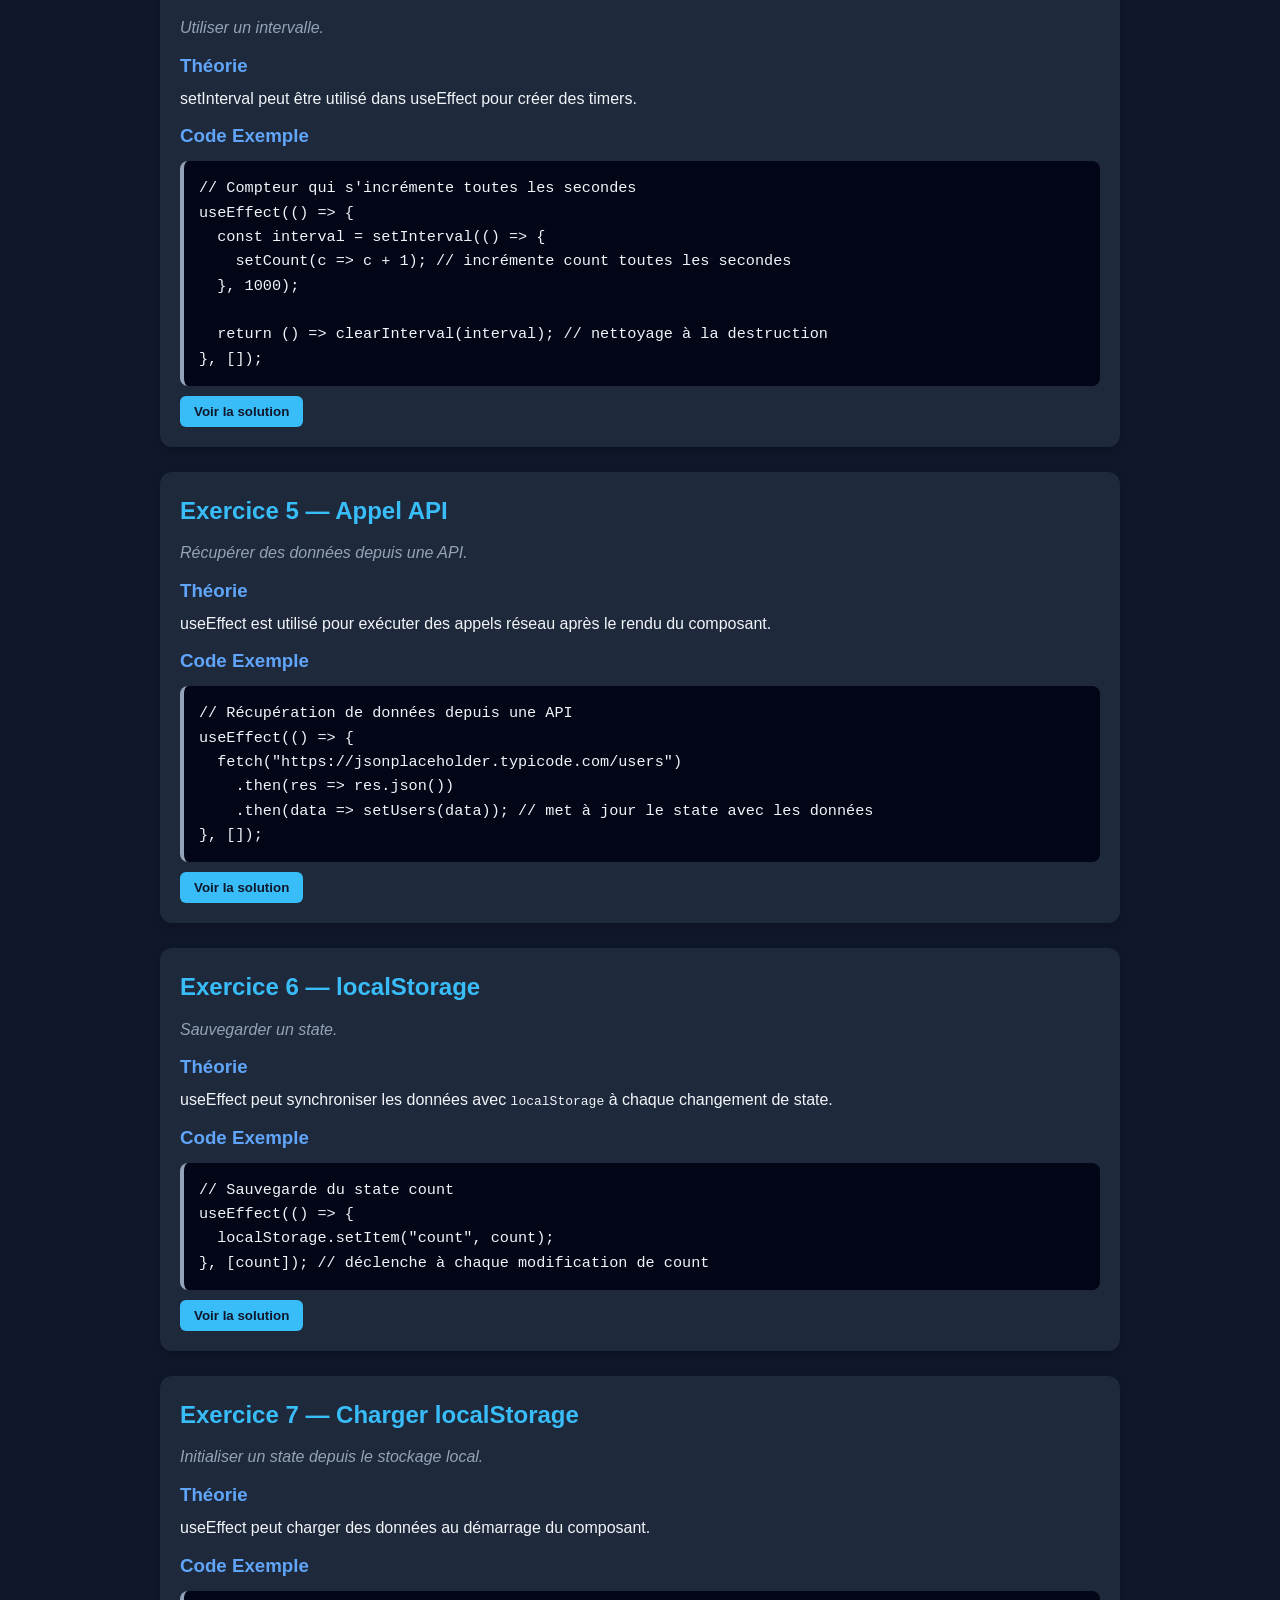
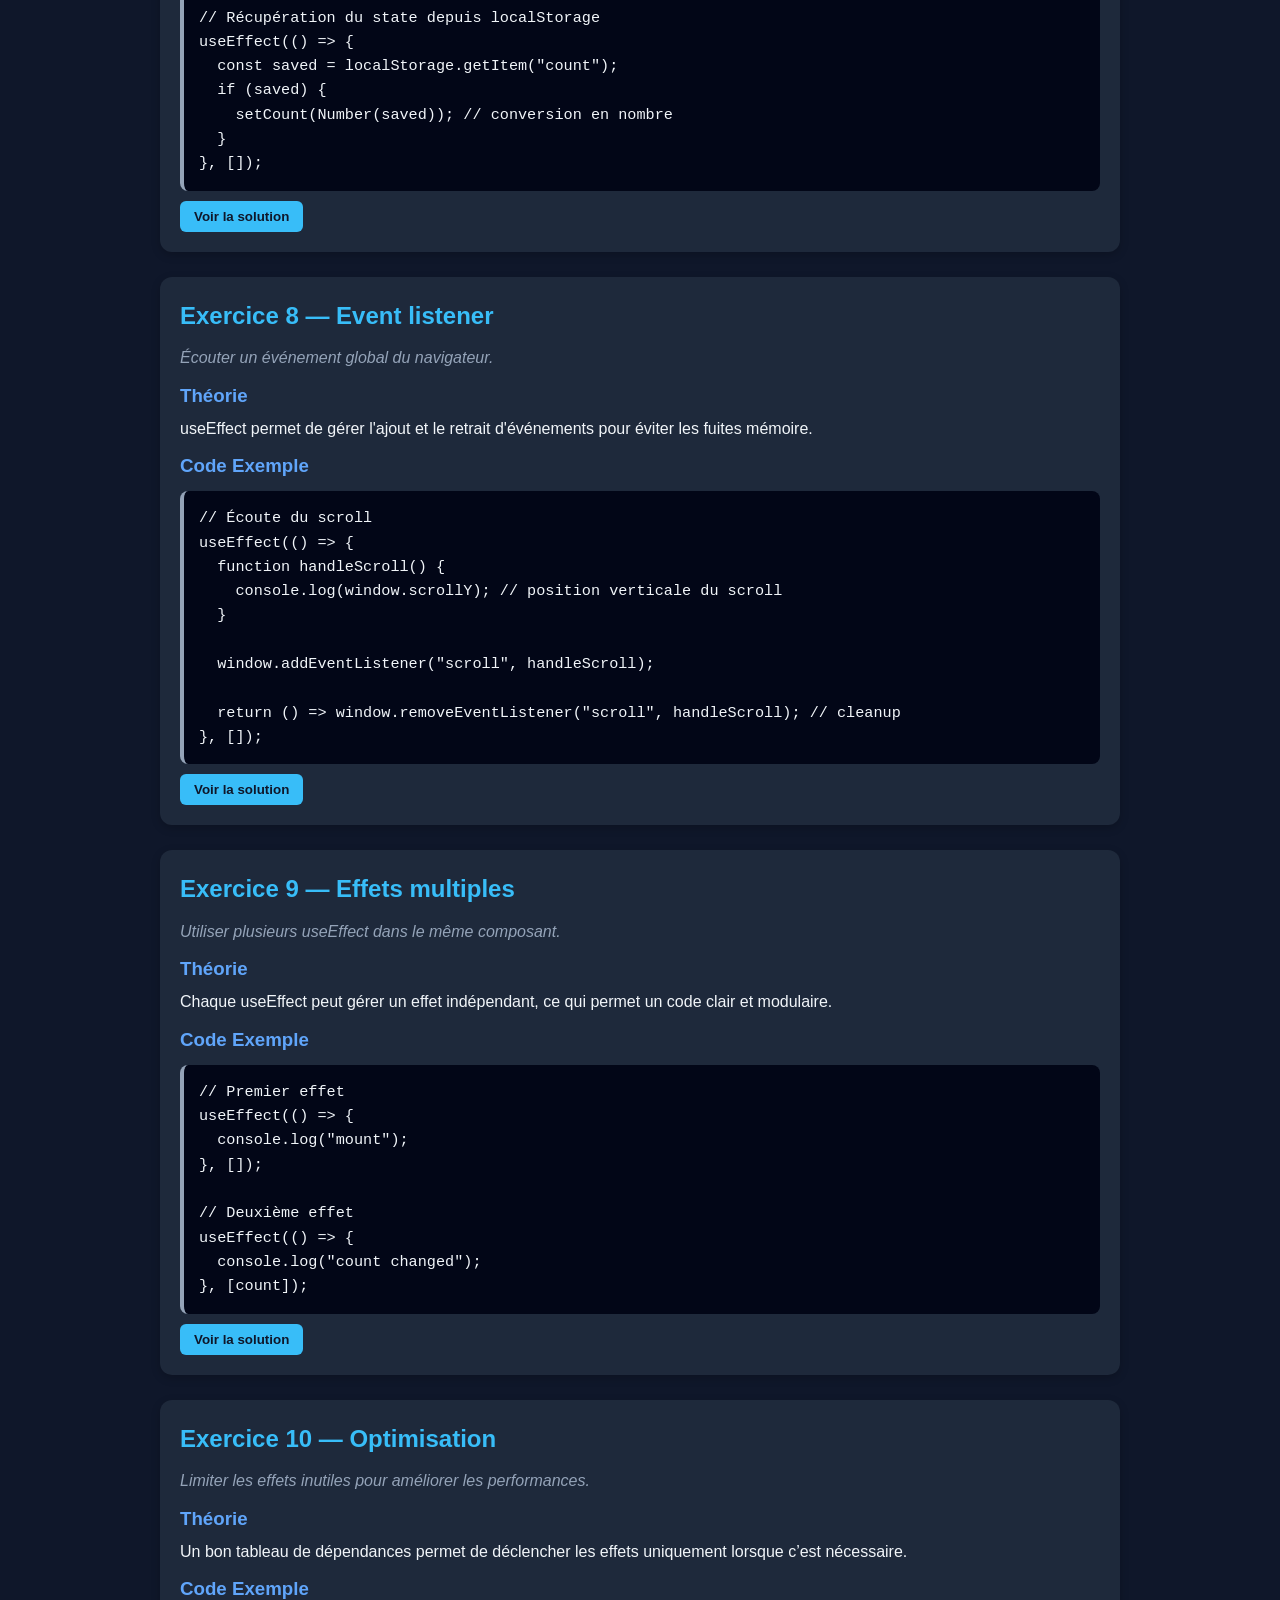
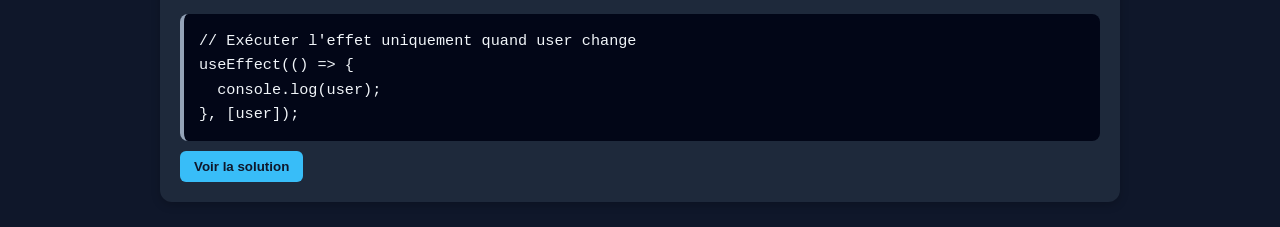
<file: useeffect.html>
<!DOCTYPE html>
<html lang="fr">

<head>
<meta charset="UTF-8">
<title>React useEffect</title>
<link rel="stylesheet" href="css/style.css">
<script defer src="js/course.js"></script>
</head>

<body>

<header>
  <h1>React - useEffect</h1>
  <a href="index.html">← Retour au menu</a>
</header>

<main class="container">

<p>
Le hook <strong>useEffect</strong> permet de gérer les effets secondaires dans un composant React.
Il est utilisé pour les appels API, timers, événements ou synchronisation avec des systèmes externes.
</p>

<!-- EXERCICE 1 -->
<div class="exercise">
<h2>Exercice 1 — useEffect au montage</h2>
<p class="explication">Exécuter du code lorsque le composant est monté.</p>
<h3>Théorie</h3>
<p>
Un tableau de dépendances vide <code>[]</code> indique que l'effet doit être exécuté uniquement au montage.
</p>

<h3>Code Exemple</h3>
<pre class="code-example">
// useEffect exécuté une seule fois au montage
useEffect(() => {
  console.log("component mounted"); // affiche dans la console au montage
}, []); // tableau de dépendances vide
</pre>

<button onclick="toggleSolution(this)">Voir la solution</button>
<pre class="solution">
useEffect(()=>{
 console.log("component mounted")
},[])
</pre>
</div>

<!-- EXERCICE 2 -->
<div class="exercise">
<h2>Exercice 2 — Dépendance</h2>
<p class="explication">Exécuter un effet lorsque une valeur change.</p>
<h3>Théorie</h3>
<p>
Le tableau de dépendances permet de déclencher l'effet uniquement quand les valeurs changent.
</p>

<h3>Code Exemple</h3>
<pre class="code-example">
// useEffect surveillant la variable count
useEffect(() => {
  console.log(count); // affiche la valeur actuelle de count
}, [count]); // déclenche à chaque modification de count
</pre>

<button onclick="toggleSolution(this)">Voir la solution</button>
<pre class="solution">
useEffect(()=>{
 console.log(count)
},[count])
</pre>
</div>

<!-- EXERCICE 3 -->
<div class="exercise">
<h2>Exercice 3 — Cleanup</h2>
<p class="explication">Nettoyer un effet avant destruction du composant.</p>
<h3>Théorie</h3>
<p>
Une fonction retournée par useEffect sert à effectuer un nettoyage (cleanup) avant le démontage.
</p>

<h3>Code Exemple</h3>
<pre class="code-example">
// useEffect avec cleanup
useEffect(() => {
  return () => {
    console.log("cleanup"); // exécuté lors de la destruction du composant
  };
}, []);
</pre>

<button onclick="toggleSolution(this)">Voir la solution</button>
<pre class="solution">
useEffect(()=>{

 return ()=>{
  console.log("cleanup")
 }

},[])
</pre>
</div>

<!-- EXERCICE 4 -->
<div class="exercise">
<h2>Exercice 4 — Timer</h2>
<p class="explication">Utiliser un intervalle.</p>
<h3>Théorie</h3>
<p>setInterval peut être utilisé dans useEffect pour créer des timers.</p>

<h3>Code Exemple</h3>
<pre class="code-example">
// Compteur qui s'incrémente toutes les secondes
useEffect(() => {
  const interval = setInterval(() => {
    setCount(c => c + 1); // incrémente count toutes les secondes
  }, 1000);

  return () => clearInterval(interval); // nettoyage à la destruction
}, []);
</pre>

<button onclick="toggleSolution(this)">Voir la solution</button>
<pre class="solution">
useEffect(()=>{

const interval = setInterval(()=>{
 setCount(c => c + 1)
},1000)

return ()=>clearInterval(interval)

},[])
</pre>
</div>

<!-- EXERCICE 5 -->
<div class="exercise">
<h2>Exercice 5 — Appel API</h2>
<p class="explication">Récupérer des données depuis une API.</p>
<h3>Théorie</h3>
<p>useEffect est utilisé pour exécuter des appels réseau après le rendu du composant.</p>

<h3>Code Exemple</h3>
<pre class="code-example">
// Récupération de données depuis une API
useEffect(() => {
  fetch("https://jsonplaceholder.typicode.com/users")
    .then(res => res.json())
    .then(data => setUsers(data)); // met à jour le state avec les données
}, []);
</pre>

<button onclick="toggleSolution(this)">Voir la solution</button>
<pre class="solution">
useEffect(()=>{

fetch("https://jsonplaceholder.typicode.com/users")
.then(res => res.json())
.then(data => setUsers(data))

},[])
</pre>
</div>

<!-- EXERCICE 6 -->
<div class="exercise">
<h2>Exercice 6 — localStorage</h2>
<p class="explication">Sauvegarder un state.</p>
<h3>Théorie</h3>
<p>
useEffect peut synchroniser les données avec <code>localStorage</code> à chaque changement de state.
</p>

<h3>Code Exemple</h3>
<pre class="code-example">
// Sauvegarde du state count
useEffect(() => {
  localStorage.setItem("count", count);
}, [count]); // déclenche à chaque modification de count
</pre>

<button onclick="toggleSolution(this)">Voir la solution</button>
<pre class="solution">
useEffect(()=>{
 localStorage.setItem("count",count)
},[count])
</pre>
</div>

<!-- EXERCICE 7 -->
<div class="exercise">
<h2>Exercice 7 — Charger localStorage</h2>
<p class="explication">Initialiser un state depuis le stockage local.</p>
<h3>Théorie</h3>
<p>
useEffect peut charger des données au démarrage du composant.
</p>

<h3>Code Exemple</h3>
<pre class="code-example">
// Récupération du state depuis localStorage
useEffect(() => {
  const saved = localStorage.getItem("count");
  if (saved) {
    setCount(Number(saved)); // conversion en nombre
  }
}, []);
</pre>

<button onclick="toggleSolution(this)">Voir la solution</button>
<pre class="solution">
useEffect(()=>{

const saved = localStorage.getItem("count")

if(saved){
 setCount(Number(saved))
}

},[])
</pre>
</div>

<!-- EXERCICE 8 -->
<div class="exercise">
<h2>Exercice 8 — Event listener</h2>
<p class="explication">Écouter un événement global du navigateur.</p>
<h3>Théorie</h3>
<p>
useEffect permet de gérer l'ajout et le retrait d'événements pour éviter les fuites mémoire.
</p>

<h3>Code Exemple</h3>
<pre class="code-example">
// Écoute du scroll
useEffect(() => {
  function handleScroll() {
    console.log(window.scrollY); // position verticale du scroll
  }

  window.addEventListener("scroll", handleScroll);

  return () => window.removeEventListener("scroll", handleScroll); // cleanup
}, []);
</pre>

<button onclick="toggleSolution(this)">Voir la solution</button>
<pre class="solution">
useEffect(()=>{

function handleScroll(){
 console.log(window.scrollY)
}

window.addEventListener("scroll",handleScroll)

return ()=>{
 window.removeEventListener("scroll",handleScroll)
}

},[])
</pre>
</div>

<!-- EXERCICE 9 -->
<div class="exercise">
<h2>Exercice 9 — Effets multiples</h2>
<p class="explication">Utiliser plusieurs useEffect dans le même composant.</p>
<h3>Théorie</h3>
<p>
Chaque useEffect peut gérer un effet indépendant, ce qui permet un code clair et modulaire.
</p>

<h3>Code Exemple</h3>
<pre class="code-example">
// Premier effet
useEffect(() => {
  console.log("mount");
}, []);

// Deuxième effet
useEffect(() => {
  console.log("count changed");
}, [count]);
</pre>

<button onclick="toggleSolution(this)">Voir la solution</button>
<pre class="solution">
useEffect(()=>{
 console.log("mount")
},[])

useEffect(()=>{
 console.log("count changed")
},[count])
</pre>
</div>

<!-- EXERCICE 10 -->
<div class="exercise">
<h2>Exercice 10 — Optimisation</h2>
<p class="explication">Limiter les effets inutiles pour améliorer les performances.</p>
<h3>Théorie</h3>
<p>
Un bon tableau de dépendances permet de déclencher les effets uniquement lorsque c’est nécessaire.
</p>

<h3>Code Exemple</h3>
<pre class="code-example">
// Exécuter l'effet uniquement quand user change
useEffect(() => {
  console.log(user);
}, [user]);
</pre>

<button onclick="toggleSolution(this)">Voir la solution</button>
<pre class="solution">
useEffect(()=>{
 console.log(user)
},[user])
</pre>
</div>

</main>

</body>
</html>
</file>
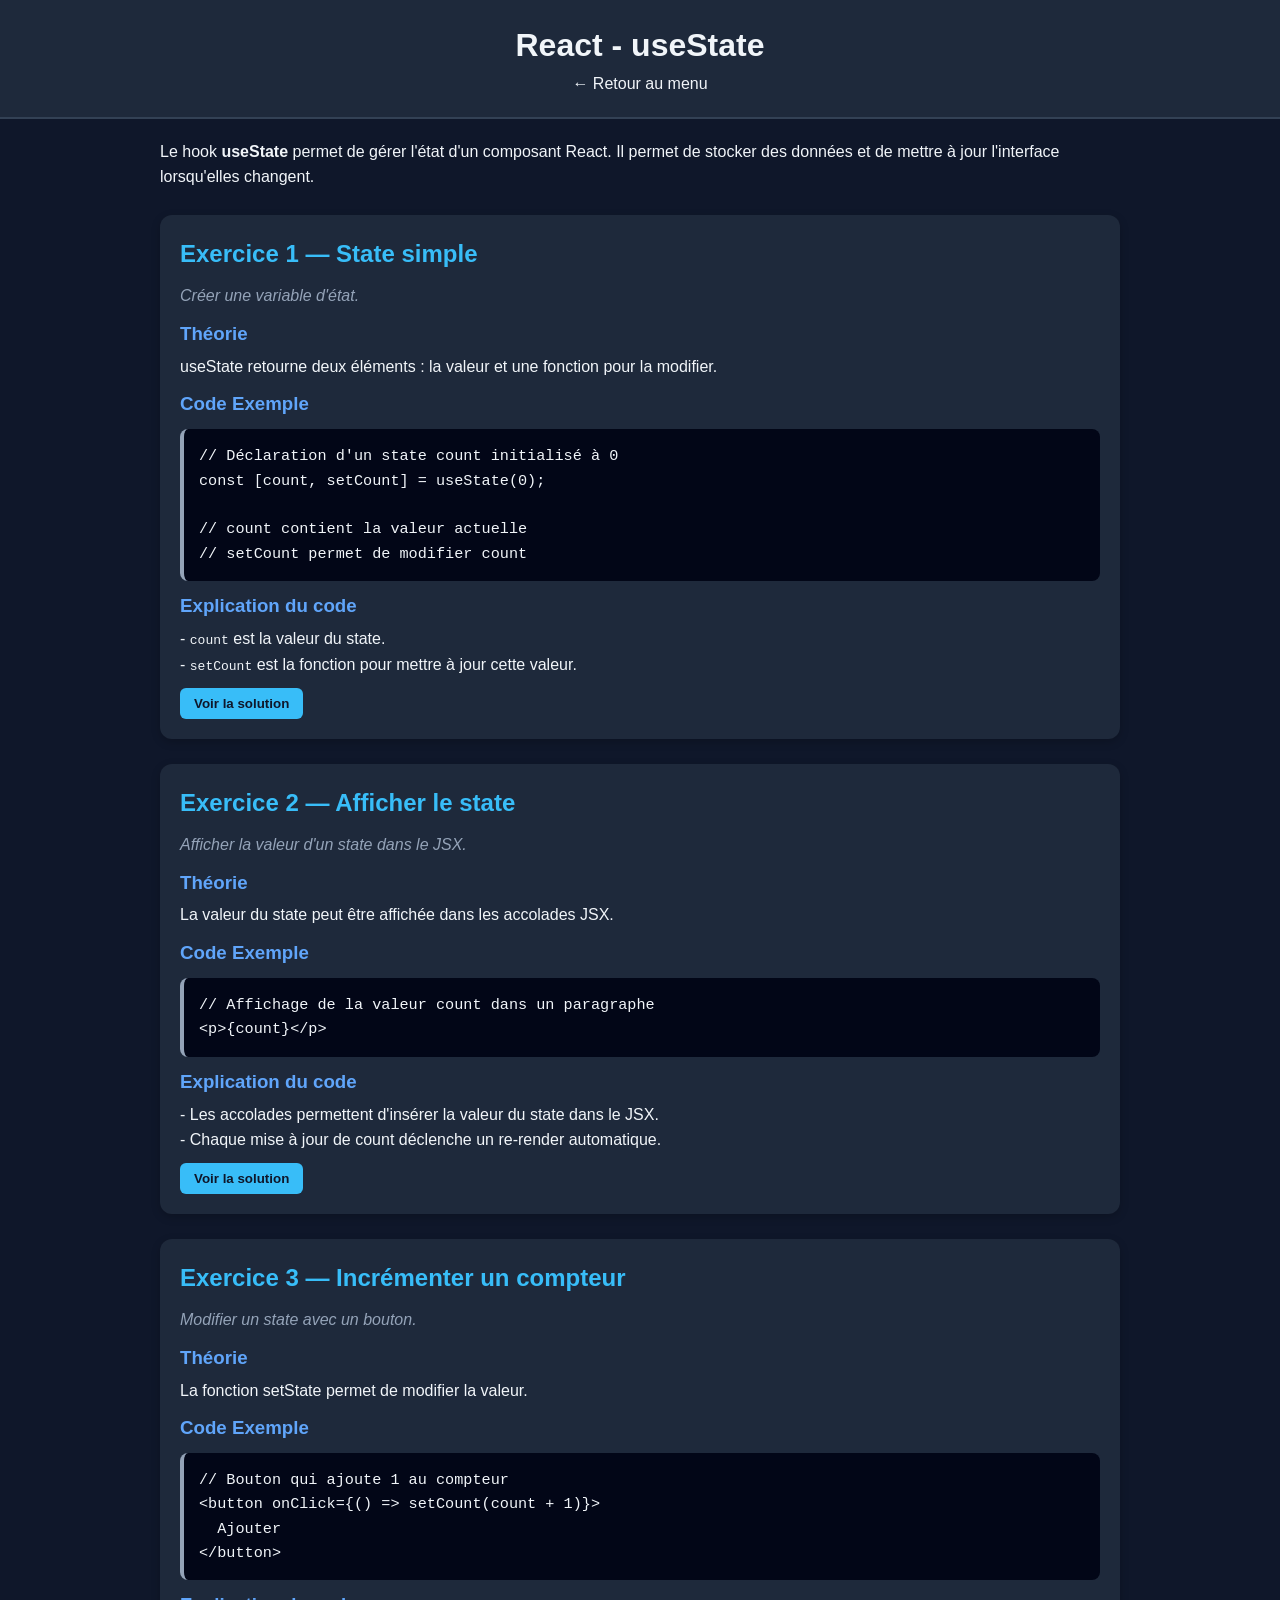
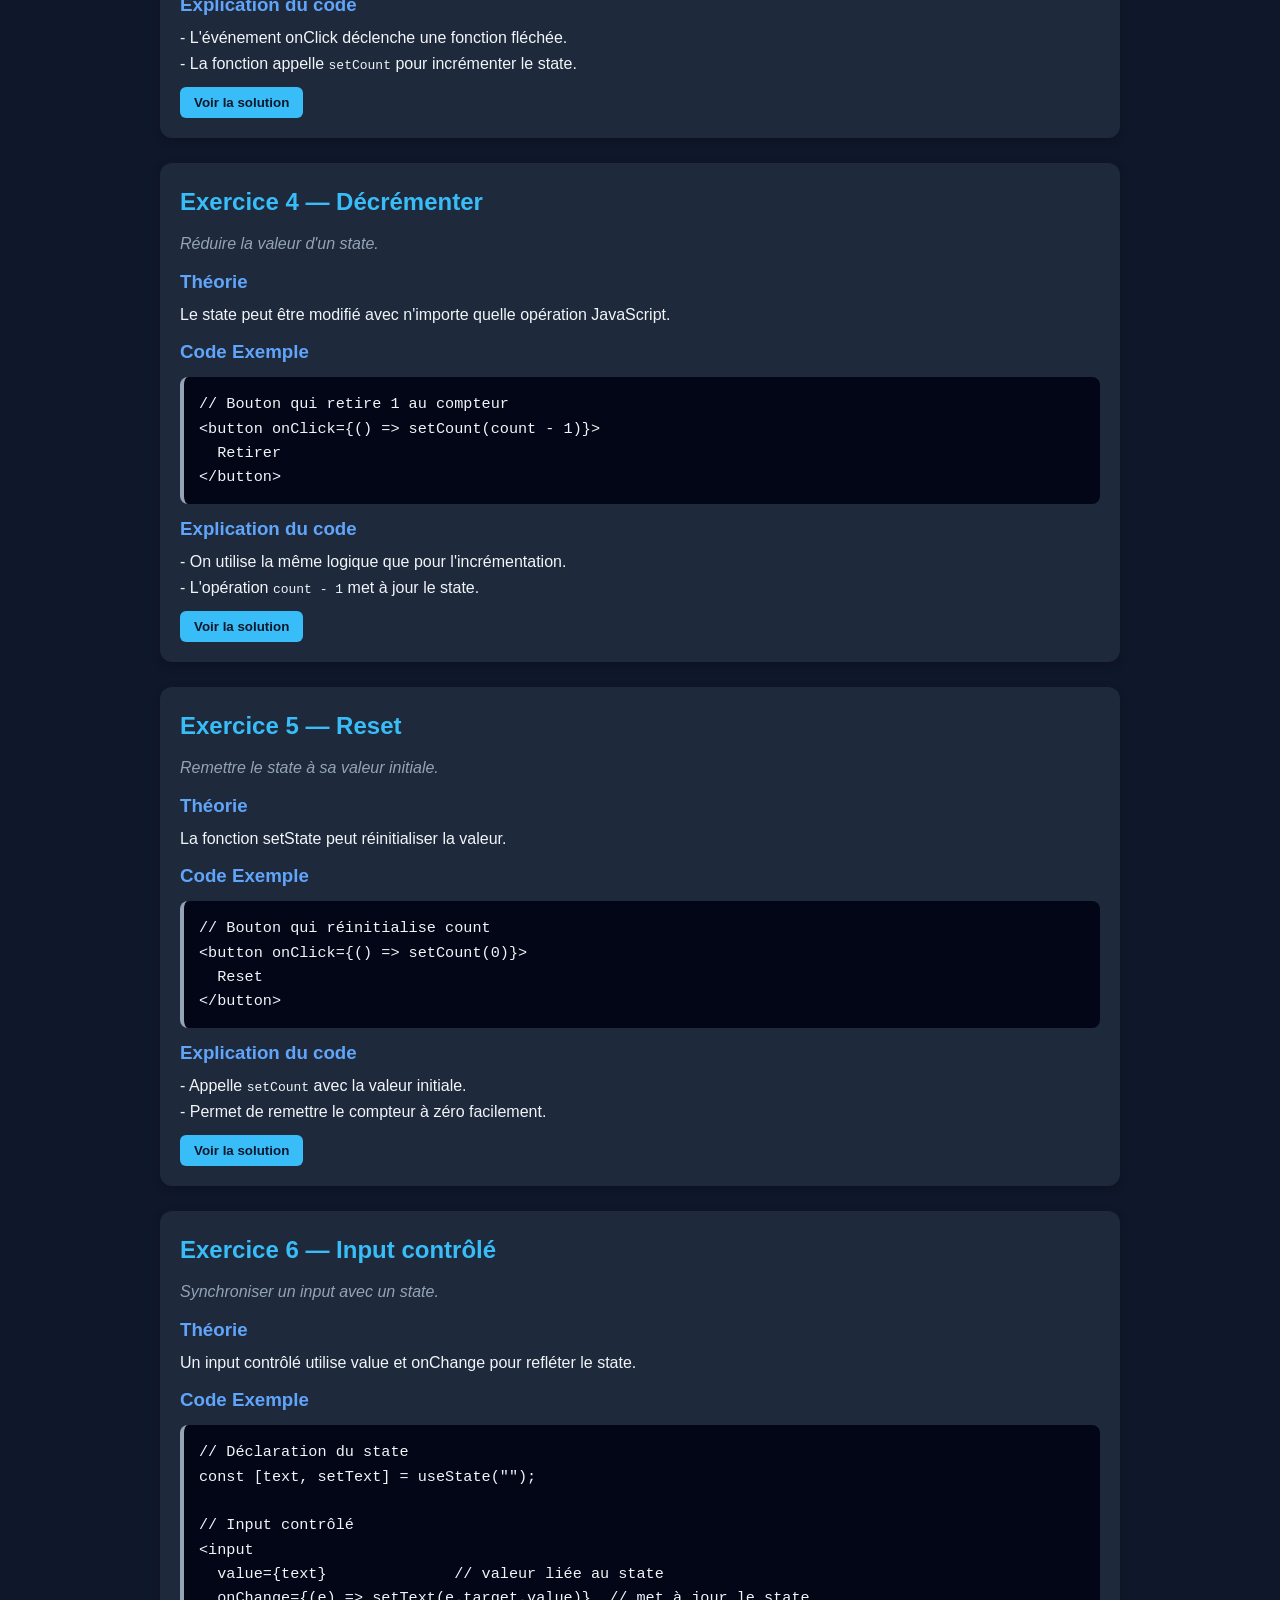
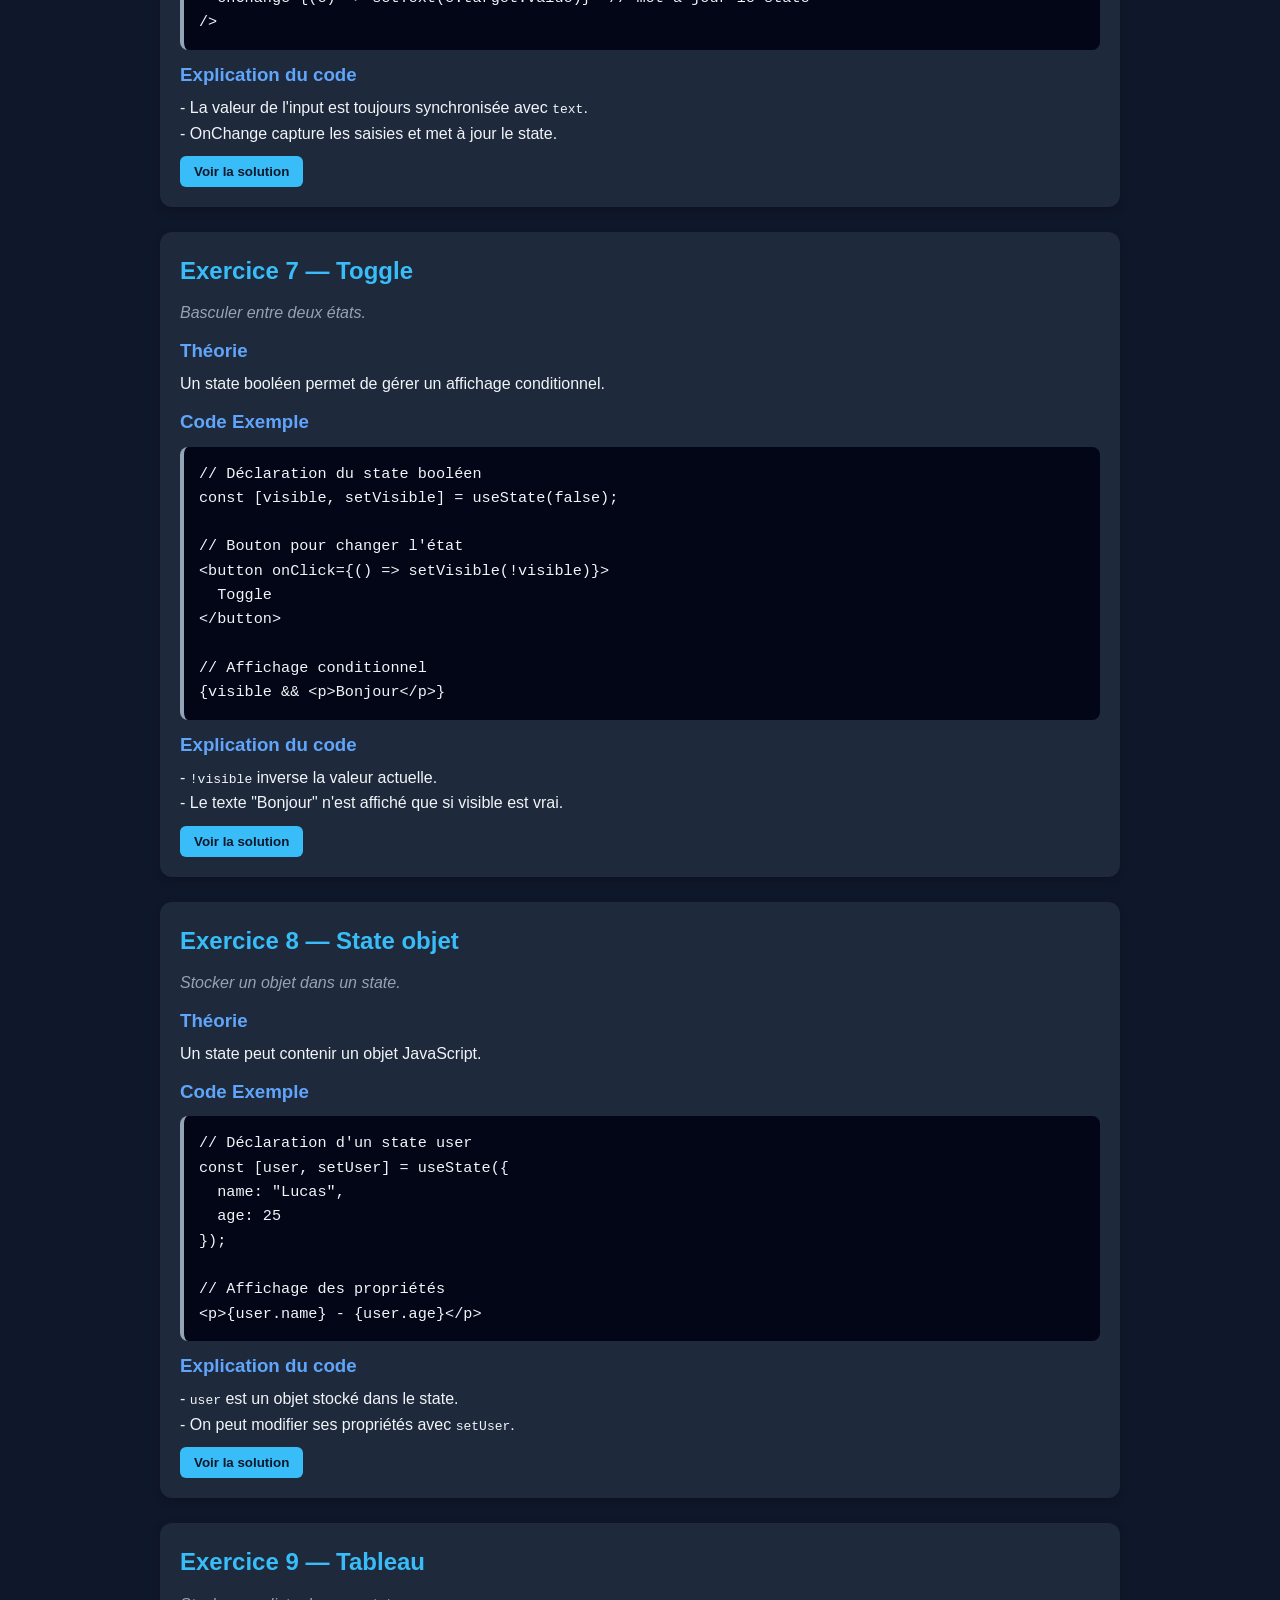
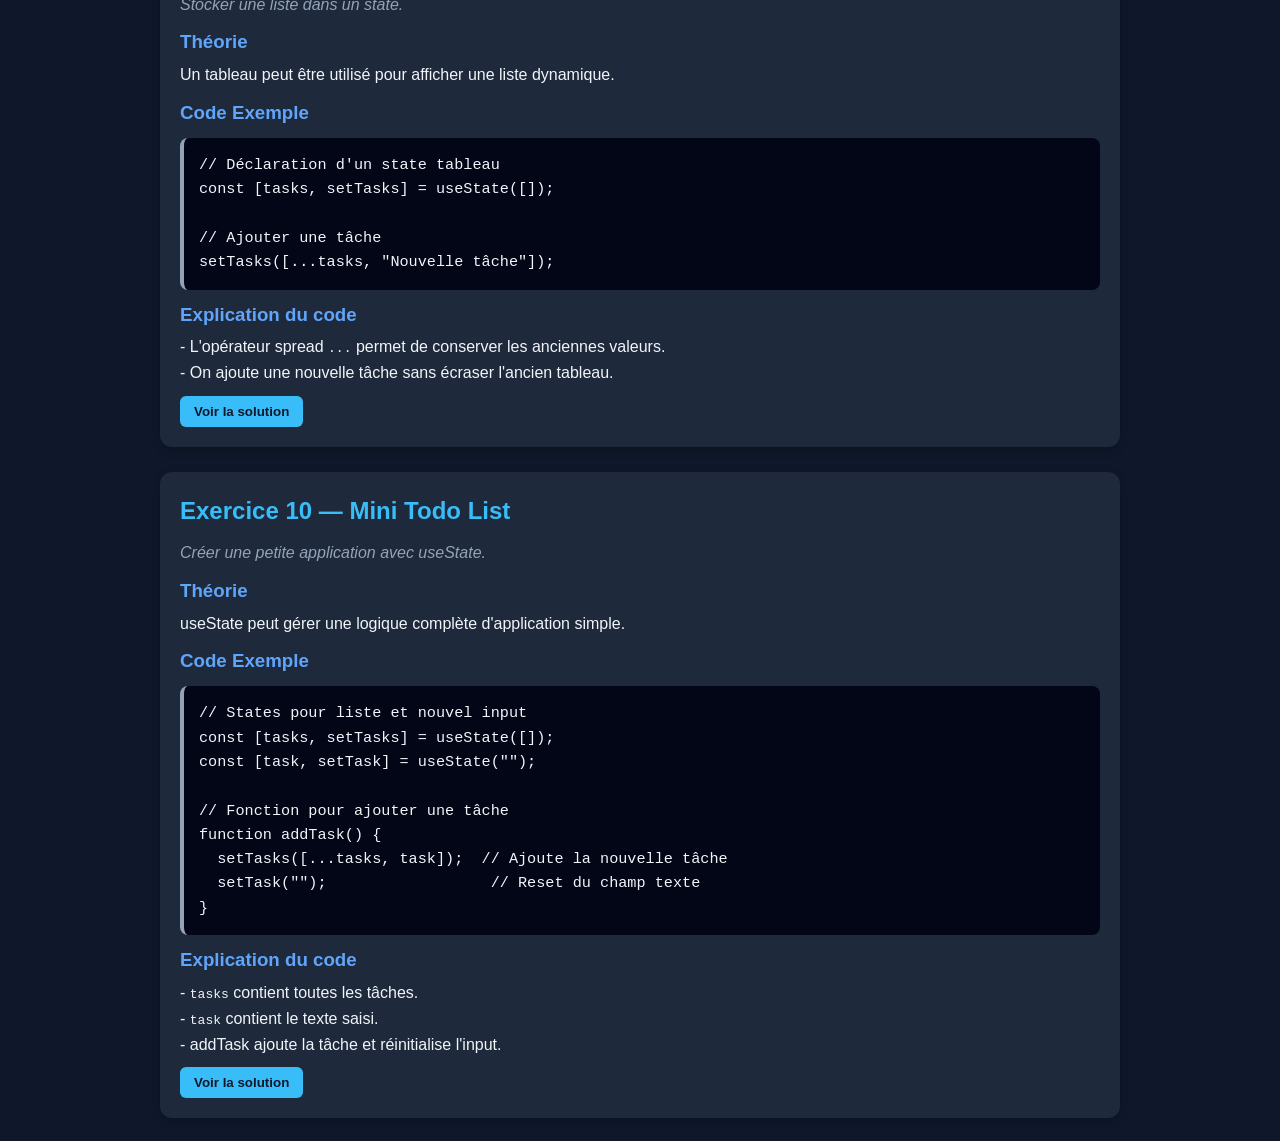
<file: usestate.html>
<!DOCTYPE html>
<html lang="fr">

<head>
<meta charset="UTF-8">
<title>React useState</title>
<link rel="stylesheet" href="css/style.css">
<script defer src="js/course.js"></script>
</head>

<body>

<header>
  <h1>React - useState</h1>
  <a href="index.html">← Retour au menu</a>
</header>

<main class="container">

<p>
Le hook <strong>useState</strong> permet de gérer l'état d'un composant React.
Il permet de stocker des données et de mettre à jour l'interface lorsqu'elles changent.
</p>

<!-- EXERCICE 1 -->
<div class="exercise">
<h2>Exercice 1 — State simple</h2>
<p class="explication">Créer une variable d'état.</p>
<h3>Théorie</h3>
<p>useState retourne deux éléments : la valeur et une fonction pour la modifier.</p>

<h3>Code Exemple</h3>
<pre class="code-example">
// Déclaration d'un state count initialisé à 0
const [count, setCount] = useState(0);

// count contient la valeur actuelle
// setCount permet de modifier count
</pre>

<h3>Explication du code</h3>
<p>
- <code>count</code> est la valeur du state.<br>
- <code>setCount</code> est la fonction pour mettre à jour cette valeur.
</p>

<button onclick="toggleSolution(this)">Voir la solution</button>
<pre class="solution">
const [count, setCount] = useState(0)
</pre>
</div>

<!-- EXERCICE 2 -->
<div class="exercise">
<h2>Exercice 2 — Afficher le state</h2>
<p class="explication">Afficher la valeur d'un state dans le JSX.</p>
<h3>Théorie</h3>
<p>La valeur du state peut être affichée dans les accolades JSX.</p>

<h3>Code Exemple</h3>
<pre class="code-example">
// Affichage de la valeur count dans un paragraphe
&lt;p&gt;{count}&lt;/p&gt;
</pre>

<h3>Explication du code</h3>
<p>
- Les accolades permettent d'insérer la valeur du state dans le JSX.<br>
- Chaque mise à jour de count déclenche un re-render automatique.
</p>

<button onclick="toggleSolution(this)">Voir la solution</button>
<pre class="solution">
&lt;p&gt;{count}&lt;/p&gt;
</pre>
</div>

<!-- EXERCICE 3 -->
<div class="exercise">
<h2>Exercice 3 — Incrémenter un compteur</h2>
<p class="explication">Modifier un state avec un bouton.</p>
<h3>Théorie</h3>
<p>La fonction setState permet de modifier la valeur.</p>

<h3>Code Exemple</h3>
<pre class="code-example">
// Bouton qui ajoute 1 au compteur
&lt;button onClick={() =&gt; setCount(count + 1)}&gt;
  Ajouter
&lt;/button&gt;
</pre>

<h3>Explication du code</h3>
<p>
- L'événement onClick déclenche une fonction fléchée.<br>
- La fonction appelle <code>setCount</code> pour incrémenter le state.
</p>

<button onclick="toggleSolution(this)">Voir la solution</button>
<pre class="solution">
&lt;button onClick={() => setCount(count + 1)}&gt;
Ajouter
&lt;/button&gt;
</pre>
</div>

<!-- EXERCICE 4 -->
<div class="exercise">
<h2>Exercice 4 — Décrémenter</h2>
<p class="explication">Réduire la valeur d'un state.</p>
<h3>Théorie</h3>
<p>Le state peut être modifié avec n'importe quelle opération JavaScript.</p>

<h3>Code Exemple</h3>
<pre class="code-example">
// Bouton qui retire 1 au compteur
&lt;button onClick={() =&gt; setCount(count - 1)}&gt;
  Retirer
&lt;/button&gt;
</pre>

<h3>Explication du code</h3>
<p>
- On utilise la même logique que pour l'incrémentation.<br>
- L'opération <code>count - 1</code> met à jour le state.
</p>

<button onclick="toggleSolution(this)">Voir la solution</button>
<pre class="solution">
&lt;button onClick={() => setCount(count - 1)}&gt;
Retirer
&lt;/button&gt;
</pre>
</div>

<!-- EXERCICE 5 -->
<div class="exercise">
<h2>Exercice 5 — Reset</h2>
<p class="explication">Remettre le state à sa valeur initiale.</p>
<h3>Théorie</h3>
<p>La fonction setState peut réinitialiser la valeur.</p>

<h3>Code Exemple</h3>
<pre class="code-example">
// Bouton qui réinitialise count
&lt;button onClick={() =&gt; setCount(0)}&gt;
  Reset
&lt;/button&gt;
</pre>

<h3>Explication du code</h3>
<p>
- Appelle <code>setCount</code> avec la valeur initiale.<br>
- Permet de remettre le compteur à zéro facilement.
</p>

<button onclick="toggleSolution(this)">Voir la solution</button>
<pre class="solution">
&lt;button onClick={() => setCount(0)}&gt;
Reset
&lt;/button&gt;
</pre>
</div>

<!-- EXERCICE 6 -->
<div class="exercise">
<h2>Exercice 6 — Input contrôlé</h2>
<p class="explication">Synchroniser un input avec un state.</p>
<h3>Théorie</h3>
<p>Un input contrôlé utilise value et onChange pour refléter le state.</p>

<h3>Code Exemple</h3>
<pre class="code-example">
// Déclaration du state
const [text, setText] = useState("");

// Input contrôlé
&lt;input
  value={text}              // valeur liée au state
  onChange={(e) =&gt; setText(e.target.value)}  // met à jour le state
/&gt;
</pre>

<h3>Explication du code</h3>
<p>
- La valeur de l'input est toujours synchronisée avec <code>text</code>.<br>
- OnChange capture les saisies et met à jour le state.
</p>

<button onclick="toggleSolution(this)">Voir la solution</button>
<pre class="solution">
const [text,setText] = useState("")

&lt;input
value={text}
onChange={(e)=>setText(e.target.value)}
/&gt;
</pre>
</div>

<!-- EXERCICE 7 -->
<div class="exercise">
<h2>Exercice 7 — Toggle</h2>
<p class="explication">Basculer entre deux états.</p>
<h3>Théorie</h3>
<p>Un state booléen permet de gérer un affichage conditionnel.</p>

<h3>Code Exemple</h3>
<pre class="code-example">
// Déclaration du state booléen
const [visible, setVisible] = useState(false);

// Bouton pour changer l'état
&lt;button onClick={() =&gt; setVisible(!visible)}&gt;
  Toggle
&lt;/button&gt;

// Affichage conditionnel
{visible &amp;&amp; &lt;p&gt;Bonjour&lt;/p&gt;}
</pre>

<h3>Explication du code</h3>
<p>
- <code>!visible</code> inverse la valeur actuelle.<br>
- Le texte "Bonjour" n'est affiché que si visible est vrai.
</p>

<button onclick="toggleSolution(this)">Voir la solution</button>
<pre class="solution">
const [visible,setVisible] = useState(false)

&lt;button onClick={() => setVisible(!visible)}&gt;
Toggle
&lt;/button&gt;

{visible && &lt;p&gt;Bonjour&lt;/p&gt;}
</pre>
</div>

<!-- EXERCICE 8 -->
<div class="exercise">
<h2>Exercice 8 — State objet</h2>
<p class="explication">Stocker un objet dans un state.</p>
<h3>Théorie</h3>
<p>Un state peut contenir un objet JavaScript.</p>

<h3>Code Exemple</h3>
<pre class="code-example">
// Déclaration d'un state user
const [user, setUser] = useState({
  name: "Lucas",
  age: 25
});

// Affichage des propriétés
&lt;p&gt;{user.name} - {user.age}&lt;/p&gt;
</pre>

<h3>Explication du code</h3>
<p>
- <code>user</code> est un objet stocké dans le state.<br>
- On peut modifier ses propriétés avec <code>setUser</code>.
</p>

<button onclick="toggleSolution(this)">Voir la solution</button>
<pre class="solution">
const [user,setUser] = useState({
 name:"Lucas",
 age:25
})
</pre>
</div>

<!-- EXERCICE 9 -->
<div class="exercise">
<h2>Exercice 9 — Tableau</h2>
<p class="explication">Stocker une liste dans un state.</p>
<h3>Théorie</h3>
<p>Un tableau peut être utilisé pour afficher une liste dynamique.</p>

<h3>Code Exemple</h3>
<pre class="code-example">
// Déclaration d'un state tableau
const [tasks, setTasks] = useState([]);

// Ajouter une tâche
setTasks([...tasks, "Nouvelle tâche"]);
</pre>

<h3>Explication du code</h3>
<p>
- L'opérateur spread <code>...</code> permet de conserver les anciennes valeurs.<br>
- On ajoute une nouvelle tâche sans écraser l'ancien tableau.
</p>

<button onclick="toggleSolution(this)">Voir la solution</button>
<pre class="solution">
const [tasks,setTasks] = useState([])

setTasks([...tasks,"Nouvelle tâche"])
</pre>
</div>

<!-- EXERCICE 10 -->
<div class="exercise">
<h2>Exercice 10 — Mini Todo List</h2>
<p class="explication">Créer une petite application avec useState.</p>
<h3>Théorie</h3>
<p>useState peut gérer une logique complète d'application simple.</p>

<h3>Code Exemple</h3>
<pre class="code-example">
// States pour liste et nouvel input
const [tasks, setTasks] = useState([]);
const [task, setTask] = useState("");

// Fonction pour ajouter une tâche
function addTask() {
  setTasks([...tasks, task]);  // Ajoute la nouvelle tâche
  setTask("");                  // Reset du champ texte
}
</pre>

<h3>Explication du code</h3>
<p>
- <code>tasks</code> contient toutes les tâches.<br>
- <code>task</code> contient le texte saisi.<br>
- addTask ajoute la tâche et réinitialise l'input.
</p>

<button onclick="toggleSolution(this)">Voir la solution</button>
<pre class="solution">
const [tasks,setTasks] = useState([])
const [task,setTask] = useState("")

function addTask(){
 setTasks([...tasks,task])
 setTask("")
}
</pre>
</div>

</main>

</body>
</html>
</file>
<file: css/style.css>
/* ===== Reset / global ===== */
* {
  box-sizing: border-box;
  margin: 0;
  padding: 0;
}

body {
  font-family: 'Segoe UI', Tahoma, Geneva, Verdana, sans-serif;
  background: #0f172a;
  color: #f1f5f9;
  line-height: 1.6;
}

a {
  color: inherit;
  text-decoration: none;
}

header, footer {
  background: #1e293b;
  padding: 20px;
  text-align: center;
  border-bottom: 2px solid #334155;
}

footer {
  border-top: 2px solid #334155;
}

/* ===== Container ===== */
.container {
  max-width: 1000px;
  margin: 20px auto;
  padding: 0 20px;
}

/* ===== Cards (index.html) ===== */
.grid {
  display: grid;
  grid-template-columns: repeat(auto-fit, minmax(220px, 1fr));
  gap: 20px;
  margin-top: 20px;
}

.card {
  background: #668dcc;
  border-radius: 12px;
  padding: 20px;
  transition: 0.3s;
  box-shadow: 0 5px 15px rgba(0,0,0,0.3);
}

.card:hover {
  transform: translateY(-5px);
  background: #334155;
}

/* ===== Exercises ===== */
.exercise {
  background: #1e293b;
  padding: 20px;
  margin: 25px 0;
  border-radius: 12px;
  box-shadow: 0 3px 10px rgba(0,0,0,0.2);
}

.exercise h2 {
  color: #38bdf8;
  margin-bottom: 10px;
}

.explication {
  font-style: italic;
  margin-bottom: 10px;
  color: #94a3b8;
}

h3 {
  color: #60a5fa;
  margin: 10px 0 5px 0;
}

/* ===== Button ===== */
button {
  margin-top: 10px;
  padding: 8px 14px;
  border: none;
  background: #38bdf8;
  color: #0f172a;
  font-weight: bold;
  cursor: pointer;
  border-radius: 6px;
  transition: 0.2s;
}

button:hover {
  background: #0ea5e9;
}

/* ===== Solution box ===== */
.solution {
  display: none;
  background: #020617;
  padding: 15px;
  margin-top: 10px;
  border-radius: 8px;
  overflow-x: auto;
  font-family: 'Courier New', Courier, monospace;
  font-size: 0.95rem;
  border-left: 4px solid #38bdf8;
}



/* ===== Code (exercices) visible ===== */
.exercise pre {
  display: block;           /* Tous les codes des exercices sont visibles */
  background: #020617;      
  padding: 15px;
  border-radius: 8px;
  overflow-x: auto;
  font-family: 'Courier New', Courier, monospace;
  font-size: 0.95rem;
  border-left: 4px solid #94a3b8;
  margin-top: 10px;
}

/* ===== Solutions cachées ===== */
.exercise .solution {
  display: none;            /* Solutions restent masquées */
  background: #0f172a;
  border-left: 4px solid #38bdf8;
  padding: 15px;
  margin-top: 10px;
  border-radius: 8px;
  overflow-x: auto;
}
/* ===== Responsive ===== */
@media(max-width: 600px){
  .grid {
    grid-template-columns: 1fr;
  }
}
</file>
